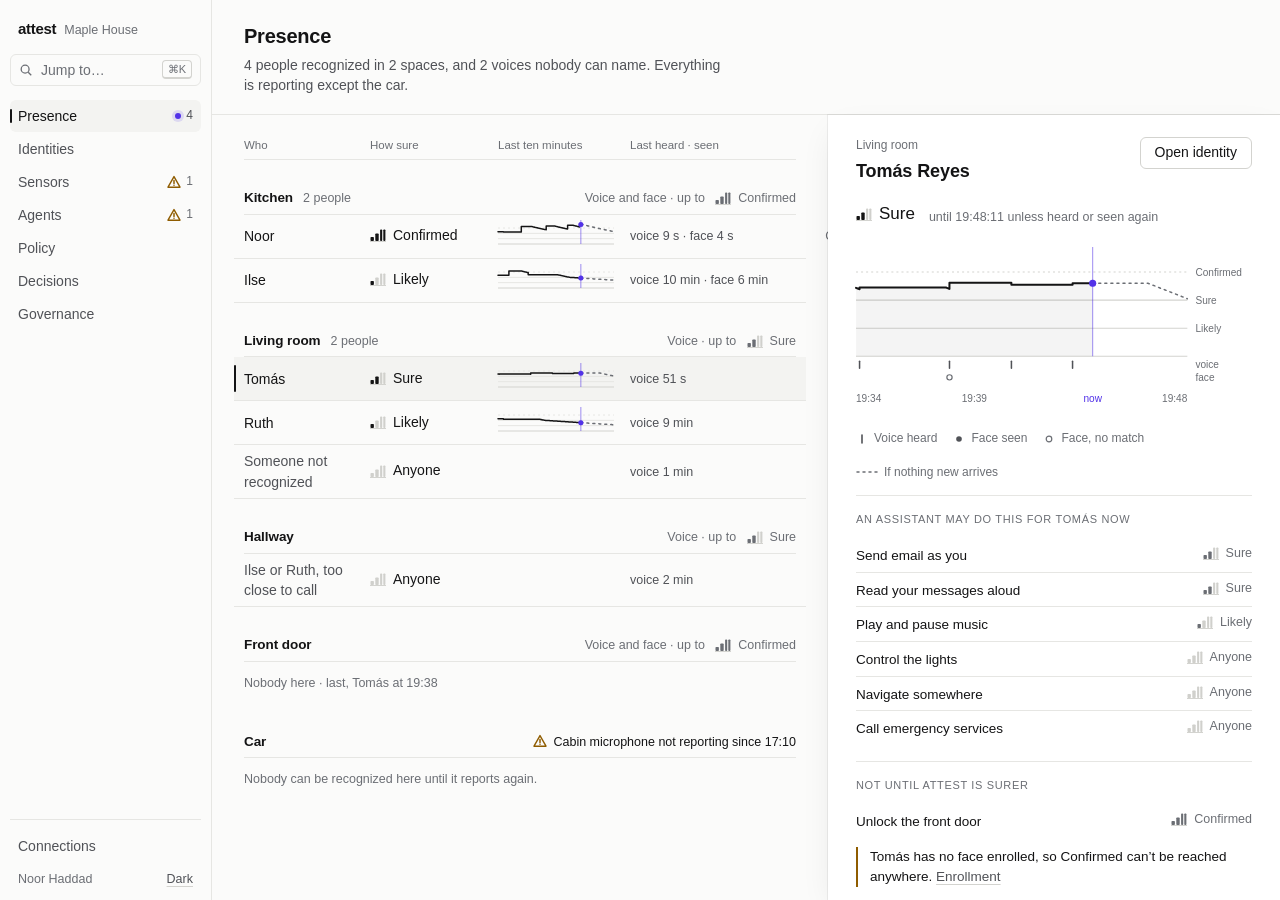
<file: docs/design/console/mockup.html>
<!doctype html>
<html lang="en">
<head>
<meta charset="utf-8">
<meta name="viewport" content="width=device-width, initial-scale=1, viewport-fit=cover">
<title>attest · Maple House</title>
<style>
:root {
  color-scheme: light;
  --bg: #fbfbfa; --pane: #ffffff; --sunk: #f3f3f1;
  --ink: #141415; --ink-2: #505257; --ink-3: #6b6e74;
  --rule: #e6e6e3; --rule-2: #d3d3cf; --faint: #d0d0cc;
  --live: #5232e8; --live-soft: rgba(82,50,232,.14);
  --ok: #17763a; --no: #c0352b; --warn: #8f5c00;
  --shadow: 0 0 0 1px rgba(0,0,0,.06), 0 12px 32px -8px rgba(0,0,0,.10);
  --sans: ui-sans-serif, -apple-system, BlinkMacSystemFont, "Inter", "Segoe UI", Roboto, "Helvetica Neue", Arial, sans-serif;
  --mono: ui-monospace, "SF Mono", "JetBrains Mono", Menlo, Consolas, monospace;
  --rail: 212px; --detail: 452px;
}
:root[data-theme="dark"] {
  color-scheme: dark;
  --bg: #0c0c0d; --pane: #161618; --sunk: #121214;
  --ink: #ededee; --ink-2: #a8aab0; --ink-3: #8a8d94;
  --rule: #232326; --rule-2: #313136; --faint: #3a3a40;
  --live: #a08fff; --live-soft: rgba(160,143,255,.18);
  --ok: #4fc27c; --no: #ff7d70; --warn: #e3aa45;
  --shadow: 0 0 0 1px rgba(255,255,255,.06), 0 16px 40px -8px rgba(0,0,0,.6);
}
* { box-sizing: border-box; }
html, body { margin: 0; height: 100%; }
body { background: var(--bg); color: var(--ink); font: 400 14px/1.45 var(--sans); font-feature-settings: "tnum" 1, "cv11" 1; -webkit-font-smoothing: antialiased; }
.num, time, td.n { font-variant-numeric: tabular-nums; }
code, .mono { font-family: var(--mono); font-size: 12px; color: var(--ink-2); }
a { color: inherit; }
h1, h2, h3, p { margin: 0; }
h1 { font-size: 20px; font-weight: 600; letter-spacing: -.012em; }
h2 { font-size: 15px; font-weight: 600; letter-spacing: -.005em; }
h3 { font-size: 11px; font-weight: 500; letter-spacing: .06em; text-transform: uppercase; color: var(--ink-3); }
.lede { color: var(--ink-2); margin-top: 4px; max-width: 62ch; }
.sub { color: var(--ink-2); }
.dim { color: var(--ink-3); }
.small { font-size: 12.5px; }
:focus-visible { outline: 2px solid var(--ink); outline-offset: 2px; border-radius: 3px; }
button { font: inherit; color: inherit; }
.sr { position: absolute; width: 1px; height: 1px; overflow: hidden; clip: rect(0 0 0 0); white-space: nowrap; }

/* ---------- Shell ---------- */
.shell { display: grid; grid-template-columns: var(--rail) 1fr; height: 100vh; }
.rail { border-right: 1px solid var(--rule); display: flex; flex-direction: column; padding: 14px 10px 12px; gap: 14px; overflow: auto; }
.brand { display: flex; align-items: baseline; gap: 8px; padding: 4px 8px 0; }
.brand b { font-weight: 600; font-size: 15px; letter-spacing: -.02em; }
.brand span { color: var(--ink-3); font-size: 12.5px; }
.jump { display: flex; align-items: center; gap: 8px; width: 100%; height: 32px; padding: 0 8px; border: 1px solid var(--rule); background: transparent; border-radius: 6px; color: var(--ink-3); cursor: pointer; text-align: left; }
.jump kbd { margin-left: auto; }
kbd { font: 500 11px var(--sans); color: var(--ink-3); border: 1px solid var(--rule-2); border-bottom-width: 2px; border-radius: 4px; padding: 0 5px; min-width: 18px; text-align: center; display: inline-block; line-height: 16px; }
.nav { list-style: none; margin: 0; padding: 0; display: grid; gap: 1px; }
.nav a { display: flex; align-items: center; gap: 10px; height: 32px; padding: 0 8px; border-radius: 6px; text-decoration: none; color: var(--ink-2); }
.nav a:hover { background: var(--sunk); color: var(--ink); }
.nav a[aria-current="page"] { color: var(--ink); background: var(--sunk); font-weight: 500; }
.nav a[aria-current="page"]::before { content: ""; width: 2px; height: 14px; background: var(--ink); border-radius: 2px; margin-left: -8px; margin-right: -4px; }
.nav .tail { margin-left: auto; font-size: 12px; color: var(--ink-3); display: inline-flex; align-items: center; gap: 5px; }
.nav .tail.live { color: var(--ink-2); }
.rail-foot { margin-top: auto; display: grid; gap: 2px; border-top: 1px solid var(--rule); padding-top: 10px; }
.me { display: flex; justify-content: space-between; align-items: center; padding: 6px 8px 0; font-size: 12.5px; color: var(--ink-3); }
.linkbtn { background: none; border: 0; padding: 0; cursor: pointer; color: var(--ink-2); text-decoration: underline; text-decoration-color: var(--rule-2); text-underline-offset: 3px; }
.linkbtn:hover, a.x:hover { color: var(--ink); text-decoration-color: currentColor; }
a.x { color: var(--ink-2); text-decoration: underline; text-decoration-color: var(--rule-2); text-underline-offset: 3px; }

.main { display: flex; flex-direction: column; min-width: 0; height: 100vh; }
.ph { display: flex; align-items: flex-end; justify-content: space-between; gap: 24px; padding: 22px 32px 18px; border-bottom: 1px solid var(--rule); }
.ph-act { display: flex; gap: 10px; align-items: center; flex-shrink: 0; }
.md { flex: 1; display: grid; grid-template-columns: minmax(0,1fr) var(--detail); min-height: 0; }
.md.solo { grid-template-columns: minmax(0,1fr); }
.master { overflow: auto; padding: 8px 32px 48px; min-width: 0; }
.detail { overflow: auto; background: var(--pane); box-shadow: var(--shadow); padding: 22px 28px 48px; position: relative; z-index: 1; }
.back { display: none; }
.empty-detail { color: var(--ink-3); padding-top: 40vh; text-align: center; }

/* buttons */
.btn { height: 32px; padding: 0 14px; border-radius: 6px; border: 1px solid var(--rule-2); background: transparent; cursor: pointer; font-weight: 500; display: inline-flex; align-items: center; gap: 8px; text-decoration: none; white-space: nowrap; }
.btn:hover { border-color: var(--ink-3); }
.btn.primary { background: var(--ink); color: var(--bg); border-color: var(--ink); }
.btn.primary:hover { opacity: .9; }
.btn.primary[disabled] { background: transparent; color: var(--ink-3); border-color: var(--rule-2); cursor: default; opacity: 1; }
.btn.danger { color: var(--no); border-color: currentColor; }
.btn.quiet { border-color: transparent; color: var(--ink-2); padding: 0 8px; }

/* ---------- Glyphs ---------- */
.lv { display: inline-flex; align-items: center; gap: 7px; white-space: nowrap; }
.ladder { flex: none; overflow: visible; }
.ladder .r { stroke: var(--rule-2); stroke-width: 1; }
.ladder .g { fill: var(--faint); }
.ladder .g.on { fill: currentColor; }
.oc { display: inline-flex; align-items: center; gap: 6px; white-space: nowrap; color: var(--ink-2); }
.oc svg { flex: none; }
.oc.ok svg { color: var(--ok); } .oc.no svg { color: var(--no); } .oc.warn svg { color: var(--warn); }
.att { display: inline-flex; gap: 6px; align-items: baseline; color: var(--ink); }
.att svg { color: var(--warn); flex: none; position: relative; top: 2px; }
.dotlive { width: 6px; height: 6px; border-radius: 50%; background: var(--live); display: inline-block; box-shadow: 0 0 0 3px var(--live-soft); }

/* ---------- Lists ---------- */
.group { margin-top: 18px; }
.ghead { display: flex; align-items: baseline; gap: 10px; padding: 10px 0 6px; border-bottom: 1px solid var(--rule); }
.ghead h2 { font-size: 13.5px; }
.ghead .meta { color: var(--ink-3); font-size: 12.5px; }
.ghead .meta.end { margin-left: auto; }
.row { display: grid; align-items: center; gap: 16px; min-height: 44px; padding: 6px 10px; margin: 0 -10px; border-bottom: 1px solid var(--rule); text-decoration: none; color: inherit; border-radius: 0; position: relative; }
a.row:hover { background: var(--sunk); }
a.row[aria-current="true"] { background: var(--sunk); }
a.row[aria-current="true"]::before { content: ""; position: absolute; left: 0; top: 8px; bottom: 8px; width: 2px; background: var(--ink); border-radius: 2px; }
.row .name { font-weight: 500; }
.row .end { justify-self: end; text-align: right; }
.colhead { display: grid; gap: 16px; padding: 14px 0 6px; font-size: 11.5px; color: var(--ink-3); border-bottom: 1px solid var(--rule); }
.r-pres { grid-template-columns: minmax(110px,1fr) 112px 116px minmax(170px,200px) 128px; }
.r-dec { grid-template-columns: 64px 86px minmax(0,1fr) 104px; }
.r-id { grid-template-columns: minmax(140px,1fr) 100px 92px 92px 96px 90px; }
.r-sen { grid-template-columns: minmax(150px,1fr) 64px minmax(110px,150px) 128px 92px; }
.r-ag { grid-template-columns: minmax(140px,1fr) 160px 100px 190px; }
.r-gov { grid-template-columns: minmax(0,1fr) auto; }
.who-not { color: var(--ink-2); font-weight: 400 !important; }
.fresh { color: var(--ink-2); font-size: 12.5px; white-space: nowrap; overflow: hidden; text-overflow: ellipsis; }
.until { color: var(--ink-3); font-size: 12.5px; white-space: nowrap; }
.note { color: var(--ink-3); font-size: 12.5px; padding: 12px 0; }
.mod { display: inline-flex; align-items: center; gap: 6px; color: var(--ink-2); font-size: 12.5px; }
.mod.off { color: var(--ink-3); }

/* ---------- Detail anatomy ---------- */
.dh { display: flex; justify-content: space-between; align-items: flex-start; gap: 16px; padding-bottom: 16px; }
.dh .kicker { font-size: 12px; color: var(--ink-3); margin-bottom: 4px; }
.sec { padding: 16px 0; border-top: 1px solid var(--rule); }
.sec > h3 { margin-bottom: 10px; }
.kv { display: grid; grid-template-columns: 128px 1fr; gap: 7px 14px; font-size: 13.5px; }
.kv dt { color: var(--ink-3); }
.kv dd { margin: 0; }
.lines { list-style: none; margin: 0; padding: 0; }
.lines li { display: flex; flex-wrap: wrap; gap: 4px 10px; align-items: baseline; padding: 6px 0; border-bottom: 1px solid var(--rule); font-size: 13.5px; }
.lines li:last-child { border-bottom: 0; }
.lines .rt { margin-left: auto; color: var(--ink-3); font-size: 12.5px; white-space: nowrap; text-align: right; }
.consequence { margin-top: 10px; padding-left: 12px; border-left: 2px solid var(--warn); font-size: 13.5px; }
.consequence.plain { border-left-color: var(--rule-2); color: var(--ink-2); }

/* ---------- Belief trace ---------- */
.trace { display: block; overflow: visible; }
.trace.big { width: 100%; height: auto; max-width: 560px; }
h1:focus, .detail:focus { outline: none; }
.trace .th { stroke: var(--rule-2); stroke-width: 1; }
.trace .th.d { stroke-dasharray: 2 3; }
.trace .tl { fill: var(--ink-3); font: 500 10px var(--sans); }
.trace .ax { fill: var(--ink-3); font: 400 10px var(--sans); }
.trace .past { fill: none; stroke: var(--ink); stroke-width: 2; stroke-linejoin: round; stroke-linecap: round; }
.trace .fut { fill: none; stroke: var(--ink-3); stroke-width: 1.5; stroke-dasharray: 2 4; stroke-linecap: round; }
.trace .area { fill: var(--ink); opacity: .045; }
.trace .base { stroke: var(--rule-2); }
.trace .nowl { stroke: var(--live); stroke-width: 1; opacity: .55; }
.trace .head { fill: var(--live); }
.trace .halo { fill: var(--live); opacity: .25; transform-box: fill-box; transform-origin: center; animation: halo 2.4s ease-out infinite; }
.trace .tk-v { stroke: var(--ink-2); stroke-width: 1.5; stroke-linecap: round; }
.trace .tk-f { fill: var(--ink-2); }
.trace .tk-x { fill: none; stroke: var(--ink-3); stroke-width: 1.2; }
.trace .hov { stroke: var(--ink-3); stroke-width: 1; }
.mini .th { stroke: var(--rule); }
.mini .past { stroke-width: 1.5; }
@keyframes halo { from { transform: scale(1); opacity: .35; } to { transform: scale(3); opacity: 0; } }
@media (prefers-reduced-motion: reduce) { .trace .halo { animation: none; display: none; } }
.still .trace .halo { animation: none; display: none; }
.legend { display: flex; gap: 16px; flex-wrap: wrap; margin-top: 8px; font-size: 12px; color: var(--ink-3); }
.legend span { display: inline-flex; align-items: center; gap: 6px; }
.readout { font-size: 12.5px; color: var(--ink-2); min-height: 18px; margin-top: 2px; }
.bigstate { display: flex; align-items: baseline; gap: 14px; margin: 2px 0 14px; flex-wrap: wrap; }
.bigstate .lv { font-size: 17px; font-weight: 500; }

/* ---------- Decision record ---------- */
.sentence { font-size: 17px; line-height: 1.4; font-weight: 500; letter-spacing: -.008em; margin: 6px 0 4px; }
.chain { list-style: none; margin: 14px 0 0; padding: 0; counter-reset: c; }
.chain li { display: grid; grid-template-columns: 22px 78px 1fr; gap: 10px; padding: 9px 0; position: relative; font-size: 13.5px; }
.chain li::before { content: ""; position: absolute; left: 10.5px; top: 28px; bottom: -9px; width: 1px; background: var(--rule-2); }
.chain li:last-child::before { display: none; }
.chain .st { width: 22px; height: 20px; display: grid; place-items: center; background: var(--pane); position: relative; z-index: 1; }
.chain .k { color: var(--ink-3); font-size: 12.5px; padding-top: 1px; }
.chain .v b { font-weight: 500; }
.chain .v .sub { display: block; font-size: 12.5px; margin-top: 1px; }
.chain li.fail .v b { color: var(--ink); }
.chain li.skip .v { color: var(--ink-3); }
details.numbers { margin-top: 14px; border-top: 1px solid var(--rule); }
details.numbers summary { cursor: pointer; padding: 12px 0 6px; color: var(--ink-2); font-size: 13px; list-style: none; display: flex; gap: 8px; align-items: center; }
details.numbers summary::-webkit-details-marker { display: none; }
details.numbers summary::before { content: "›"; display: inline-block; transition: transform .15s; color: var(--ink-3); }
details.numbers[open] summary::before { transform: rotate(90deg); }
table.raw { width: 100%; border-collapse: collapse; font: 12px var(--mono); color: var(--ink-2); margin-top: 6px; }
table.raw th { text-align: left; font: 500 11px var(--sans); color: var(--ink-3); padding: 4px 8px 4px 0; border-bottom: 1px solid var(--rule); }
table.raw td { white-space: nowrap; padding: 5px 8px 5px 0; border-bottom: 1px solid var(--rule); font-variant-numeric: tabular-nums; }
.reasons { margin: 10px 0 0; padding: 0; list-style: none; font: 12px/1.7 var(--mono); color: var(--ink-2); }
.reasons li::before { content: "· "; color: var(--ink-3); }
.reasons li.f { color: var(--no); }

.filters { display: flex; align-items: center; gap: 4px 18px; flex-wrap: wrap; padding: 12px 0 4px; font-size: 13px; color: var(--ink-3); }
.filters label { display: inline-flex; align-items: center; gap: 6px; }
.filters select, .sel { font: inherit; color: var(--ink); background: transparent; border: 0; border-bottom: 1px solid var(--rule-2); padding: 3px 18px 3px 0; appearance: none; -webkit-appearance: none; cursor: pointer; background-image: linear-gradient(45deg, transparent 50%, var(--ink-3) 50%), linear-gradient(135deg, var(--ink-3) 50%, transparent 50%); background-size: 4px 4px; background-position: calc(100% - 7px) 55%, calc(100% - 3px) 55%; background-repeat: no-repeat; }
.filters select option, .sel option { background: var(--pane); color: var(--ink); }
.filters .count { margin-left: auto; }

/* ---------- Policy matrix ---------- */
.impact { padding: 12px 32px; border-bottom: 1px solid var(--rule); display: grid; gap: 6px; font-size: 13.5px; }
.impact.idle { color: var(--ink-3); }
.impact .chg { display: flex; gap: 10px; align-items: baseline; }
.impact .chg .tag { font-size: 11px; font-weight: 500; letter-spacing: .05em; text-transform: uppercase; color: var(--ink-3); flex: none; width: 66px; }
table.mx { width: 100%; border-collapse: collapse; margin-top: 8px; }
table.mx th { font-size: 11.5px; font-weight: 400; color: var(--ink-3); text-align: left; padding: 12px 8px 7px; border-bottom: 1px solid var(--rule); white-space: nowrap; vertical-align: bottom; }
table.mx th.role { text-align: center; width: 84px; }
table.mx th.role span { display: block; font-size: 11px; }
table.mx th.role b { display: block; color: var(--ink); font-weight: 500; font-size: 12.5px; }
table.mx td { border-bottom: 1px solid var(--rule); padding: 0 8px; height: 46px; }
table.mx tr.cur td { background: var(--sunk); }
table.mx tr.cur td:first-child { box-shadow: inset 2px 0 0 var(--ink); }
table.mx td.act a { text-decoration: none; display: block; padding: 6px 0; }
table.mx td.act a b { font-weight: 500; display: block; white-space: nowrap; }
table.mx th.needh { width: 150px; } table.mx th.wh { width: 168px; }
table.mx td.act code { font-size: 11px; color: var(--ink-3); }
table.mx td.cell { text-align: center; padding: 0; }
table.mx td.floor { color: var(--ink-3); font-size: 12.5px; text-align: center; }
table.mx tr.sec-row td { height: auto; padding: 18px 8px 6px; border-bottom: 1px solid var(--rule); }
.hold { width: 100%; height: 45px; border: 0; background: transparent; cursor: pointer; display: grid; place-items: center; border-radius: 0; }
.hold:hover { background: var(--sunk); }
.hold svg circle { stroke: var(--ink-2); }
.hold[aria-pressed="true"] svg circle { fill: var(--ink); stroke: var(--ink); }
.hold.changed { box-shadow: inset 0 -2px 0 var(--ink); }
.need { display: inline-flex; align-items: center; gap: 6px; height: 32px; padding: 0 8px; margin-left: -8px; border: 1px solid transparent; border-radius: 6px; background: transparent; cursor: pointer; }
.need:hover, .need[aria-expanded="true"] { border-color: var(--rule-2); }
.need .chev { color: var(--ink-3); margin-left: 2px; }
.need.changed { box-shadow: inset 0 -2px 0 var(--ink); border-radius: 6px 6px 0 0; }
.where { font-size: 12.5px; color: var(--ink-2); white-space: nowrap; }
.menu { position: absolute; z-index: 30; background: var(--pane); box-shadow: var(--shadow); border-radius: 8px; padding: 4px; width: 300px; }
.menu [role="option"] { display: grid; grid-template-columns: 18px 1fr; gap: 2px 10px; padding: 8px 10px; border-radius: 5px; cursor: pointer; align-items: center; }
.menu [role="option"] small { grid-column: 2; color: var(--ink-3); font-size: 12px; }
.menu [role="option"][aria-selected="true"] b::after { content: " · current"; font-weight: 400; color: var(--ink-3); }
.menu [role="option"].hi, .menu [role="option"]:hover { background: var(--sunk); }
.levels { display: grid; grid-template-columns: auto 1fr; gap: 10px 14px; font-size: 13.5px; align-items: center; }
.reach { display: grid; grid-template-columns: repeat(3, auto); gap: 6px 16px; }

/* ---------- Coverage map ---------- */
.cov { width: 100%; border-collapse: collapse; margin-top: 6px; }
.cov th { font-size: 11.5px; font-weight: 400; color: var(--ink-3); text-align: left; padding: 10px 12px 7px 0; border-bottom: 1px solid var(--rule); }
.cov td { padding: 0 12px 0 0; border-bottom: 1px solid var(--rule); height: 52px; vertical-align: middle; font-size: 13.5px; }
.cov td.sp { font-weight: 500; width: 140px; }
.cov td.m { width: 24%; }
.seg { display: block; height: 3px; border-radius: 2px; background: var(--ink); margin-bottom: 7px; width: 100%; max-width: 180px; }
.seg.gap { background: repeating-linear-gradient(90deg, var(--faint) 0 3px, transparent 3px 7px); }
.seg.off { background: repeating-linear-gradient(90deg, var(--warn) 0 6px, transparent 6px 9px); }
.cov .cap { color: var(--ink-2); font-size: 12.5px; }
.cov a { text-decoration: none; }
.cov a:hover { text-decoration: underline; }

/* ---------- Governance ---------- */
.keeps { display: grid; grid-template-columns: 1fr 1fr; gap: 28px; }
.keeps ul { list-style: none; margin: 8px 0 0; padding: 0; }
.keeps li { padding: 7px 0; border-bottom: 1px solid var(--rule); font-size: 13.5px; }
.keeps .dim { font-size: 12.5px; display: block; }

/* ---------- Overlays ---------- */
.scrim { position: fixed; inset: 0; background: rgba(10,10,12,.28); z-index: 40; display: none; }
:root[data-theme="dark"] .scrim { background: rgba(0,0,0,.55); }
.scrim.on { display: block; }
.palette { position: fixed; z-index: 50; left: 50%; top: 14vh; transform: translateX(-50%); width: min(560px, calc(100vw - 24px)); background: var(--pane); box-shadow: var(--shadow); border-radius: 10px; display: none; overflow: hidden; }
.palette.on { display: block; }
.palette input { width: 100%; height: 50px; border: 0; border-bottom: 1px solid var(--rule); background: transparent; padding: 0 18px; font: 15px var(--sans); color: var(--ink); outline: none; }
.palette ul { list-style: none; margin: 0; padding: 6px; max-height: 360px; overflow: auto; }
.palette li a { display: flex; gap: 12px; align-items: center; padding: 0 12px; height: 38px; border-radius: 6px; text-decoration: none; }
.palette li a .dom { margin-left: auto; color: var(--ink-3); font-size: 12px; }
.palette li a.hi { background: var(--sunk); }
.palette .foot { border-top: 1px solid var(--rule); padding: 8px 16px; font-size: 12px; color: var(--ink-3); display: flex; gap: 14px; }

.setup { position: fixed; inset: 0; z-index: 45; background: var(--bg); display: none; overflow: auto; }
.setup.on { display: block; }
.setup-in { max-width: 520px; margin: 0 auto; padding: 56px 24px 64px; }
.steps { display: grid; grid-template-columns: repeat(4, 1fr); gap: 6px; margin: 18px 0 34px; }
.steps span { height: 2px; background: var(--rule-2); border-radius: 2px; }
.steps span.on { background: var(--ink); }
.setup h1 { font-size: 24px; letter-spacing: -.02em; }
.setup .lede { margin-top: 8px; }
.choice { list-style: none; margin: 22px 0 0; padding: 0; border-top: 1px solid var(--rule); }
.choice label { display: flex; align-items: center; gap: 14px; min-height: 52px; border-bottom: 1px solid var(--rule); cursor: pointer; }
.choice input { accent-color: var(--ink); width: 16px; height: 16px; }
.choice .sub { margin-left: auto; font-size: 12.5px; }
.field { display: grid; gap: 6px; margin-top: 20px; font-size: 12.5px; color: var(--ink-3); }
.field input { height: 40px; font: 15px var(--sans); color: var(--ink); background: transparent; border: 0; border-bottom: 1px solid var(--rule-2); padding: 0; outline: none; }
.field input:focus { border-bottom-color: var(--ink); }
.setup-foot { display: flex; justify-content: space-between; align-items: center; margin-top: 34px; }

.tabbar { display: none; }
.sheet { display: none; }

/* ---------- Phone ---------- */
@media (max-width: 760px) {
  body { font-size: 15px; }
  .shell { grid-template-columns: 1fr; height: auto; min-height: 100vh; }
  .rail { display: none; }
  .main { height: auto; min-height: 100vh; padding-bottom: calc(64px + env(safe-area-inset-bottom)); }
  .ph { padding: 18px 18px 14px; align-items: flex-start; flex-direction: column; gap: 12px; position: relative; }
  .ph .ph-act { width: 100%; }
  .ph .ph-act .btn { height: 44px; flex: 1; justify-content: center; }
  .ph .mtop { position: absolute; right: 12px; top: 12px; display: flex; }
  .md { display: block; }
  .master { padding: 0 18px 32px; overflow: visible; }
  .detail { display: none; box-shadow: none; padding: 0 18px 40px; overflow: visible; background: var(--bg); }
  .md.has-detail .master, .md.has-detail ~ * { display: none; }
  .md.has-detail .detail { display: block; }
  .main.pushed .ph, .main.pushed .impact { display: none; }
  .back { display: flex; align-items: center; gap: 4px; height: 48px; margin: 0 -6px; color: var(--ink-2); text-decoration: none; position: sticky; top: 0; background: var(--bg); z-index: 2; border-bottom: 1px solid var(--rule); margin-bottom: 16px; }
  .row { min-height: 56px; padding: 8px 0; margin: 0; gap: 4px 12px; }
  a.row[aria-current="true"] { background: transparent; }
  a.row[aria-current="true"]::before { display: none; }
  .colhead { display: none; }
  .r-pres { grid-template-columns: 1fr auto; grid-template-areas: "n l" "f u"; }
  .r-pres { grid-template-areas: "n l" "f t"; } .r-pres .c-n { grid-area: n; } .r-pres .c-l { grid-area: l; justify-self: end; } .r-pres .c-t { grid-area: t; justify-self: end; } .r-pres .c-f { grid-area: f; } .r-pres .c-u { display: none; }
  .r-dec { grid-template-columns: 1fr auto; grid-template-areas: "s s" "o t"; }
  .r-dec .c-t { grid-area: t; justify-self: end; color: var(--ink-3); font-size: 12.5px; } .r-dec .c-o { grid-area: o; font-size: 13px; } .r-dec .c-s { grid-area: s; } .r-dec .c-sp { display: none; }
  .r-id, .r-sen, .r-ag { grid-template-columns: 1fr auto; }
  .r-id > :nth-child(n+3), .r-sen > :nth-child(n+3), .r-ag > :nth-child(n+3) { display: none; }
  .r-id > :nth-child(2), .r-ag > :nth-child(2) { justify-self: end; }
  .r-sen > :nth-child(2) { display: none; } .r-sen > :nth-child(4) { display: block; justify-self: end; font-size: 13px; }
  .ghead { padding-top: 18px; }
  .kv { grid-template-columns: 112px 1fr; }
  .lines li { flex-wrap: wrap; }
  .kv dd code { word-break: break-all; }
  .keeps { grid-template-columns: 1fr; gap: 8px; }
  .impact { padding: 12px 18px; }
  .chain li { grid-template-columns: 22px 1fr; gap: 2px 10px; }
  .chain .st { background: var(--bg); }
  .chain .k { grid-column: 2; padding: 0; }
  .chain .v { grid-column: 2; }
  /* matrix becomes stacked action blocks */
  table.mx, table.mx tbody, table.mx tr, table.mx td { display: block; width: 100%; }
  table.mx thead { display: none; }
  table.mx tr { display: grid; grid-template-columns: 1fr 1fr 1fr; border-bottom: 1px solid var(--rule); padding: 8px 0 12px; }
  table.mx tr.cur td { background: transparent; } table.mx tr.cur td:first-child { box-shadow: none; }
  table.mx td { border: 0; height: auto; padding: 0; }
  table.mx td.act { grid-column: 1 / -1; }
  table.mx td.needc { grid-column: 1 / -1; margin: 2px 0 6px; }
  table.mx td.cell { border: 1px solid var(--rule); margin-left: -1px; }
  table.mx td.cell:nth-of-type(3) { border-radius: 6px 0 0 6px; margin-left: 0; } table.mx td.cell:nth-of-type(5) { border-radius: 0 6px 6px 0; }
  .hold { height: 44px; grid-auto-flow: column; gap: 8px; font-size: 13px; color: var(--ink-2); }
  .hold::after { content: attr(data-role); }
  table.mx td.floor { grid-column: 1 / -1; text-align: left; }
  table.mx td.wh { grid-column: 1 / -1; margin-top: 8px; }
  table.mx tr.sec-row { display: block; padding: 18px 0 4px; }
  .need { height: 44px; }
  .cov td.sp { width: 96px; } .cov td.m { width: auto; } .cov th.capc, .cov td.capc { display: none; }
  .cov tr.gapnote td { height: auto; padding: 0 0 10px; color: var(--ink-3); font-size: 12.5px; border-bottom: 1px solid var(--rule); }
  .seg { max-width: none; }
  .tabbar { display: grid; grid-template-columns: repeat(5, 1fr); position: fixed; left: 0; right: 0; bottom: 0; z-index: 20; background: var(--pane); border-top: 1px solid var(--rule); padding-bottom: env(safe-area-inset-bottom); }
  .tabbar a, .tabbar button { height: 58px; display: grid; place-items: center; align-content: center; gap: 3px; font-size: 11px; color: var(--ink-3); text-decoration: none; background: none; border: 0; cursor: pointer; }
  .tabbar [aria-current="page"] { color: var(--ink); font-weight: 500; }
  .tabbar svg { stroke: currentColor; fill: none; stroke-width: 1.6; }
  .sheet.on { display: block; position: fixed; left: 0; right: 0; bottom: 0; z-index: 50; background: var(--pane); border-radius: 14px 14px 0 0; box-shadow: var(--shadow); padding: 8px 12px calc(16px + env(safe-area-inset-bottom)); }
  .sheet a, .sheet button.sheet-i { display: flex; align-items: center; height: 52px; padding: 0 10px; text-decoration: none; border-bottom: 1px solid var(--rule); width: 100%; background: none; border-left: 0; border-right: 0; border-top: 0; font-size: 15px; text-align: left; cursor: pointer; }
  .sheet a .tail { margin-left: auto; color: var(--ink-3); font-size: 13px; }
  .sheet .grab { width: 36px; height: 4px; border-radius: 2px; background: var(--rule-2); margin: 4px auto 8px; }
  .menu { left: 12px !important; right: 12px; width: auto; }
  .setup-in { padding-top: 28px; }
  .btn { height: 44px; }
  .filters { gap: 10px 16px; } .filters select, .sel { height: 44px; }
  details.numbers summary { min-height: 44px; }
  .lines li { min-height: 44px; align-items: center; }
  .lines a.x { min-height: 44px; display: inline-flex; align-items: center; }
  .linkbtn { min-height: 44px; }
  .ph .mtop .btn { height: 44px; }
}
@media (min-width: 761px) { .mtop { display: none !important; } .cov tr.gapnote { display: none; } }
</style>
</head>
<body>
<div class="shell">
  <aside class="rail" aria-label="Domains">
    <div class="brand"><b>attest</b><span>Maple House</span></div>
    <button class="jump" type="button" data-palette><svg width="14" height="14" viewBox="0 0 16 16" fill="none" stroke="currentColor" stroke-width="1.5" aria-hidden="true"><circle cx="7" cy="7" r="4.5"/><path d="M10.5 10.5 14 14"/></svg>Jump to…<kbd>⌘K</kbd></button>
    <nav aria-label="Domains"><ul class="nav" id="nav"></ul></nav>
    <div class="rail-foot">
      <ul class="nav" id="nav2"></ul>
      <div class="me"><span>Noor Haddad</span><button class="linkbtn" type="button" data-theme-toggle>Dark</button></div>
    </div>
  </aside>
  <main class="main" id="main"></main>
</div>
<nav class="tabbar" aria-label="Domains" id="tabbar"></nav>
<div class="sheet" id="sheet" role="dialog" aria-label="More domains"></div>
<div class="scrim" id="scrim"></div>
<div class="palette" id="palette" role="dialog" aria-label="Jump to">
  <input id="pq" type="text" placeholder="Jump to a person, sensor, action or domain…" aria-label="Jump to" autocomplete="off">
  <ul id="pl" role="listbox"></ul>
  <div class="foot"><span><kbd>↑</kbd> <kbd>↓</kbd> move</span><span><kbd>↵</kbd> open</span><span><kbd>esc</kbd> close</span><span style="margin-left:auto"><kbd>g</kbd> then <kbd>p</kbd> <kbd>i</kbd> <kbd>s</kbd> <kbd>a</kbd> <kbd>o</kbd> <kbd>d</kbd> <kbd>v</kbd></span></div>
</div>
<section class="setup" id="setup" aria-label="Set up attest"></section>

<script>
(() => {
const Q = new URLSearchParams(location.search);
const STILL = Q.has('still') || matchMedia('(prefers-reduced-motion: reduce)').matches;
const root = document.documentElement;
root.dataset.theme = Q.get('theme') || (matchMedia('(prefers-color-scheme: dark)').matches ? 'dark' : 'light');
if (STILL) document.body.classList.add('still');

/* ---------- Clock: "now" is 19:44:00, advancing live ---------- */
const BASE = 19*3600 + 44*60;
let tick = +(Q.get('t') || 0);
const clock = s => { s = Math.round(BASE + s); const h = Math.floor(s/3600)%24, m = Math.floor(s/60)%60, x = s%60; return `${String(h).padStart(2,'0')}:${String(m).padStart(2,'0')}:${String(x).padStart(2,'0')}`; };
const hm = s => clock(s).slice(0,5);
const short = s => { s = Math.round(s); return s < 60 ? `${s} s` : `${Math.floor(s/60)} min`; };
const ago = s => { s = Math.round(s); return s < 60 ? `${s} s ago` : s < 3600 ? `${Math.floor(s/60)} min ago` : `${Math.floor(s/3600)} h ago`; };
const esc = s => String(s).replace(/[&<>"]/g, c => ({'&':'&amp;','<':'&lt;','>':'&gt;','"':'&quot;'}[c]));

/* ---------- Levels ---------- */
const LV = ['Anyone','Likely','Sure','Confirmed'];
const LVD = ['Anyone, recognized or not', 'At least 80% sure, seen in the last 15 minutes', 'At least 95% sure, in the last 5 minutes', '99% sure and recognized two ways, in the last 2 minutes'];
const ENG = ['floor','presumed','confident','corroborated'];

/* ---------- Data ---------- */
const ROLES = [
  { id: 'resident', name: 'Resident' },
  { id: 'teen', name: 'Teen' },
  { id: 'guest', name: 'Guest' },
];
const SPACES = [
  { id: 'kitchen', name: 'Kitchen' },
  { id: 'living', name: 'Living room' },
  { id: 'hallway', name: 'Hallway' },
  { id: 'door', name: 'Front door' },
  { id: 'car', name: 'Car' },
];
const SENSORS = [
  { id: 'kitchen-display', name: 'Kitchen display', mod: 'voice', spaces: ['kitchen'], health: 'ok', last: 8, cal: 'voice-v1', calq: 'Good', calnote: 'Fitted on clean read speech. Good for adults in a quiet room; not yet checked for children.', knows: 4, adopted: '2 Oct', key: 'prd_kd_2f81' },
  { id: 'kitchen-camera', name: 'Kitchen camera', mod: 'face', spaces: ['kitchen'], health: 'ok', last: 3, cal: 'face-v2', calq: 'Good', calnote: 'Fitted on indoor light across 1,200 genuine and impostor pairs.', knows: 2, adopted: '2 Oct', key: 'prd_kc_a03e' },
  { id: 'living-speaker', name: 'Living room speaker', mod: 'voice', spaces: ['living'], health: 'ok', last: 50, cal: 'voice-v1', calq: 'Good', calnote: 'Fitted on clean read speech. Music playback lowers scores; attest cannot tell when that happens.', knows: 4, adopted: '2 Oct', key: 'prd_ls_77c0' },
  { id: 'hallway-panel', name: 'Hallway panel', mod: 'voice', spaces: ['hallway','door'], health: 'ok', last: 170, cal: 'voice-v1', calq: 'Good', calnote: 'Fitted on clean read speech. Covers the front door through the open hallway.', knows: 4, adopted: '4 Oct', key: 'prd_hp_19bd' },
  { id: 'door-camera', name: 'Front door camera', mod: 'face', spaces: ['door'], health: 'ok', last: 362, cal: 'face-v2', calq: 'Good', calnote: 'Fitted on indoor light. After dark it relies on the porch light.', knows: 2, adopted: '4 Oct', key: 'prd_dc_5e12' },
  { id: 'cabin-mic', name: 'Cabin microphone', mod: 'voice', spaces: ['car'], health: 'off', since: '17:10', last: 9240, cal: 'voice-v1', calq: 'Unverified', calnote: 'Fitted on clean read speech; road noise is outside the conditions it was fitted on.', knows: 3, adopted: '9 Oct', key: 'prd_cm_c4a9' },
  { id: 'study-speaker', name: 'Study speaker', mod: 'voice', spaces: [], health: 'new', found: 180, cal: 'voice-v1', calq: '—', calnote: 'Will use voice-v1 once adopted.', knows: 0, key: '—' },
];
const PEOPLE = [
  { id: 'noor', name: 'Noor Haddad', short: 'Noor', email: 'noor@maple.home', roles: ['resident'], admin: true, uuid: '7f3c1a9e-2b44-4d0e-9a51-c8e2f0b6d913', voice: { on: '2 Oct', via: 'enrollment page' }, face: { on: '2 Oct', via: 'Kitchen camera' }, space: 'kitchen',
    ev: [{t:-700,m:'voice',p:2.3},{t:-560,m:'voice',p:2.25},{t:-430,m:'face',p:3.3},{t:-250,m:'voice',p:3.4},{t:-95,m:'face',p:3.5},{t:-8,m:'voice',p:3.58},{t:-3,m:'face',p:3.66}] },
  { id: 'tomas', name: 'Tomás Reyes', short: 'Tomás', email: 'tomas@maple.home', roles: ['resident'], uuid: '1d9b6e20-77fa-4b1c-8f03-5a2e94c1d07b', voice: { on: '3 Oct', via: 'enrollment page' }, face: null, space: 'living',
    ev: [{t:-820,m:'voice',p:2.5},{t:-590,m:'voice',p:2.45},{t:-362,m:'voice',p:2.62,where:'Hallway panel'},{t:-362,m:'face',p:null,where:'Front door camera'},{t:-205,m:'voice',p:2.55},{t:-50,m:'voice',p:2.6}] },
  { id: 'ilse', name: 'Ilse Reyes', short: 'Ilse', email: 'ilse@maple.home', roles: ['teen'], uuid: 'b52e0c7d-9a13-4f66-b2d8-03c7e1f4a588', voice: { on: '3 Oct', via: 'enrollment page' }, face: { on: '5 Oct', via: 'Kitchen camera' }, space: 'kitchen',
    ev: [{t:-760,m:'face',p:3.1},{t:-600,m:'voice',p:2.4},{t:-520,m:'face',p:3.2},{t:-380,m:'face',p:2.5}] },
  { id: 'ruth', name: 'Ruth Haddad', short: 'Ruth', email: 'ruth.haddad@example.net', roles: ['guest'], uuid: 'e08a4f31-6c2d-4b97-a1e5-7d3f9b20c6e4', voice: { on: '8 Nov', via: 'enrollment page' }, face: null, space: 'living',
    ev: [{t:-800,m:'voice',p:2.4},{t:-640,m:'voice',p:2.3},{t:-560,m:'voice',p:2.2}] },
];
const OTHERS = [
  { id: 'u-31', space: 'living', kind: 'unknown', text: 'Someone not recognized', ev: 'voice', t: -70, why: 'A voice that matches nobody enrolled. Only things anyone may do are possible for them.' },
  { id: 'u-32', space: 'hallway', kind: 'contested', text: 'Ilse or Ruth, too close to call', ev: 'voice', t: -170, why: 'The voice is about as close to Ilse as to Ruth, so attest names nobody and treats them as anyone.' },
];
const AGENTS = [
  { id: 'home', name: 'Home assistant', client: 'home-assistant', servers: [
      { name: 'Home control', url: 'https://ha.maple.home/mcp', tools: [ ['lock.unlock','door.unlock'], ['lights.set','lights.control'], ['media.play','music.control'], ['media.pause','music.control'], ['garage.open', null] ] },
      { name: 'Mail and calendar', url: 'https://pim.maple.home/mcp', tools: [ ['mail.send','email.send'], ['calendar.list','calendar.read'], ['groceries.order','groceries.order'] ] } ],
    people: 4, last: '19:43 · music for Noor' },
  { id: 'car', name: 'Car assistant', client: 'car-assistant', servers: [
      { name: 'Car', url: 'https://car.maple.home/mcp', tools: [ ['messages.read','messages.read'], ['nav.route','navigate'], ['sos.call','emergency.call'] ] } ],
    people: 3, last: '17:01 · messages for Tomás' },
];
const ACTIONS = [
  { id: 'door.unlock', label: 'Unlock the front door', need: 3, roles: ['resident'] },
  { id: 'email.send', label: 'Send email as you', need: 2, roles: ['resident'] },
  { id: 'groceries.order', label: 'Order groceries', need: 2, roles: ['resident'] },
  { id: 'calendar.read', label: 'Read your calendar', need: 2, roles: ['resident','teen'] },
  { id: 'messages.read', label: 'Read your messages aloud', need: 2, roles: ['resident','teen'] },
  { id: 'music.control', label: 'Play and pause music', need: 1, roles: ['resident','teen','guest'] },
  { id: 'lights.control', label: 'Control the lights', need: 0, floor: true },
  { id: 'navigate', label: 'Navigate somewhere', need: 0, floor: true },
  { id: 'emergency.call', label: 'Call emergency services', need: 0, floor: true, locked: true },
];
// What each person has allowed, per agent (self-granted). Admin-made limits are in LIMITS.
const CONSENT = {
  noor:  { home: ['door.unlock','email.send','groceries.order','calendar.read','music.control'], car: ['messages.read'] },
  tomas: { home: ['email.send','music.control'], car: ['messages.read'] },
  ilse:  { home: ['calendar.read','music.control'], car: ['messages.read'] },
  ruth:  { home: ['music.control'], car: [] },
};
const LIMITS = [
  { person: 'tomas', agent: 'home', action: 'door.unlock', spaces: ['door'], until: '31 Dec', by: 'Noor' },
];
const DECISIONS = [
  { id: 'd-1943', t: -48, ok: true, agent: 'home', action: 'music.control', who: 'noor', space: 'kitchen', had: 3,
    s: 'Home assistant played music for Noor.',
    chain: [ ['ok','Subject','Words spoken in the Kitchen','track k-207, attributed by the Kitchen display'], ['ok','Evidence','Voice and face, both Noor','voice 8 s ago · face 3 s ago'], ['ok','Belief','Noor, Confirmed','needs Likely'], ['ok','Consent','Noor allowed Home assistant to play music',''], ['ok','Rule','Residents may play music when Likely','Policy · Play and pause music'] ],
    ev: [['19:43:04','Kitchen display','voice','noor','7.9','ilse −2.4','voice-v1'],['19:43:09','Kitchen camera','face','noor','8.6','ilse −3.1','face-v2']],
    reasons: ['agent home-assistant may request music.control','leading identity noor (0.9994), modalities 2','delegation self:noor/home covers music.control','role resident holds music.control','band presumed holds (0.9994 ≥ 0.80, age 3s ≤ 900s)'], valid: '19:58:09' },
  { id: 'd-1941', t: -175, ok: false, agent: 'home', action: 'email.send', who: null, space: 'hallway', had: 0, fail: 2,
    s: 'Home assistant did not send an email for someone in the Hallway.',
    chain: [ ['ok','Subject','Words spoken in the Hallway','track h-31, attributed by the Hallway panel'], ['ok','Evidence','Voice, close to Ilse and to Ruth',''], ['no','Belief','Too close to call, so treated as anyone','Ilse 46% · Ruth 41%'], ['skip','Consent','Not checked',''], ['skip','Rule','Send email needs Sure',''] ],
    ev: [['19:41:01','Hallway panel','voice','ilse','2.9','ruth 2.6','voice-v1']],
    reasons: ['agent home-assistant may request email.send','belief ambiguous: leader ilse 0.46, runner-up ruth 0.41, margin 0.05 < 0.20','no leading identity: only floor permissions apply'] },
  { id: 'd-1938', t: -358, ok: false, agent: 'home', action: 'door.unlock', who: 'tomas', space: 'door', had: 2, fail: 4,
    s: 'Home assistant did not unlock the front door for Tomás.',
    chain: [ ['ok','Subject','Words spoken at the Front door','track h-29, attributed by the Hallway panel'], ['ok','Evidence','Voice: Tomás. Face: no match','the Front door camera saw a face but knows no face for Tomás'], ['ok','Belief','Tomás, Sure, from voice alone',''], ['ok','Consent','Allowed, within Noor’s limit','Front door only, until 31 Dec'], ['no','Rule','Unlocking needs Confirmed: recognized two ways','Tomás has not enrolled his face, so this will keep being refused'] ],
    ev: [['19:37:55','Hallway panel','voice','tomas','4.8','noor −1.6','voice-v1'],['19:38:00','Hallway panel','voice','tomas','5.4','noor −2.1','voice-v1'],['19:37:58','Front door camera','face','—','no match','—','face-v2']],
    reasons: ['agent home-assistant may request door.unlock','leading identity tomas (0.9781), modalities 1','delegation admin:noor/d-19 covers door.unlock (zone front-door, until 2026-12-31)','role resident holds door.unlock','band corroborated: confidence 0.9781 < 0.99','band corroborated: modalities 1 < min 2'] },
  { id: 'd-1931', t: -778, ok: true, agent: 'home', action: 'calendar.read', who: 'ilse', space: 'kitchen', had: 2,
    s: 'Home assistant read Ilse’s calendar to her.',
    chain: [ ['ok','Subject','Words spoken in the Kitchen',''], ['ok','Evidence','Voice: Ilse',''], ['ok','Belief','Ilse, Sure','needs Sure'], ['ok','Consent','Ilse allowed Home assistant to read her calendar',''], ['ok','Rule','Residents and teens may read calendars when Sure',''] ],
    ev: [['19:30:51','Kitchen display','voice','ilse','6.1','ruth −0.8','voice-v1']],
    reasons: ['agent home-assistant may request calendar.read','leading identity ilse (0.9772), modalities 1','delegation self:ilse/home covers calendar.read','role teen holds calendar.read','band confident holds (0.9772 ≥ 0.95, age 9s ≤ 300s)'] },
  { id: 'd-1926', t: -1090, ok: false, agent: 'home', action: 'calendar.read', who: 'tomas', space: 'living', had: 2, fail: 3,
    s: 'Home assistant did not read Tomás’s calendar to him.',
    chain: [ ['ok','Subject','Words spoken in the Living room',''], ['ok','Evidence','Voice: Tomás',''], ['ok','Belief','Tomás, Sure',''], ['no','Consent','Tomás hasn’t allowed Home assistant to read his calendar','only he can change this, on his enrollment page'], ['skip','Rule','Not checked',''] ],
    ev: [['19:25:47','Living room speaker','voice','tomas','6.4','ruth −1.2','voice-v1']],
    reasons: ['agent home-assistant may request calendar.read','leading identity tomas (0.9828), modalities 1','no delegation covers (tomas, home-assistant, calendar.read)'] },
  { id: 'd-1924', t: -1210, ok: false, agent: 'home', action: 'email.send', who: null, space: 'living', had: 0, fail: 2,
    s: 'Home assistant did not send an email for someone not recognized.',
    chain: [ ['ok','Subject','Words spoken in the Living room',''], ['ok','Evidence','Voice, matching nobody enrolled',''], ['no','Belief','Not recognized, so treated as anyone',''], ['skip','Consent','Not checked',''], ['skip','Rule','Send email needs Sure',''] ],
    ev: [['19:23:48','Living room speaker','voice','—','no match','—','voice-v1']],
    reasons: ['agent home-assistant may request email.send','belief unknown: no candidate outweighs unknown mass (0.71)','no leading identity: only floor permissions apply'] },
  { id: 'd-1920', t: -1440, ok: true, agent: 'home', action: 'lights.control', who: null, space: 'living', had: 0,
    s: 'Home assistant turned on the living room lights.',
    chain: [ ['ok','Subject','Words spoken in the Living room',''], ['skip','Evidence','Not needed',''], ['skip','Belief','Not needed',''], ['skip','Consent','Not needed',''], ['ok','Rule','Anyone may control the lights',''] ],
    ev: [], reasons: ['agent home-assistant may request lights.control','lights.control is a floor permission'] },
  { id: 'd-1812', t: -5520, ok: true, agent: 'home', action: 'door.unlock', who: 'noor', space: 'door', had: 3,
    s: 'Home assistant unlocked the front door for Noor.',
    chain: [ ['ok','Subject','Words spoken at the Front door',''], ['ok','Evidence','Voice and face, both Noor','associated by the Front door camera'], ['ok','Belief','Noor, Confirmed','needs Confirmed'], ['ok','Consent','Noor allowed Home assistant to unlock the door',''], ['ok','Rule','Residents may unlock when Confirmed',''] ],
    ev: [['18:11:58','Hallway panel','voice','noor','6.7','ilse −1.9','voice-v1'],['18:12:01','Front door camera','face','noor','8.2','tomas −4.0','face-v2']],
    reasons: ['leading identity noor (0.9996), modalities 2','delegation self:noor/home covers door.unlock','role resident holds door.unlock','band corroborated holds (0.9996 ≥ 0.99, age 1s ≤ 120s, modalities 2 ≥ 2)'] },
  { id: 'd-1702', t: -9780, ok: true, agent: 'car', action: 'messages.read', who: 'tomas', space: 'car', had: 2,
    s: 'Car assistant read Tomás’s messages aloud to him.',
    chain: [ ['ok','Subject','Words spoken in the Car',''], ['ok','Evidence','Voice: Tomás',''], ['ok','Belief','Tomás, Sure',''], ['ok','Consent','Tomás allowed Car assistant to read messages',''], ['ok','Rule','Residents and teens may, when Sure',''] ],
    ev: [['17:01:40','Cabin microphone','voice','tomas','5.9','—','voice-v1']], reasons: ['band confident holds (0.9731 ≥ 0.95)'] },
  { id: 'd-1640', t: -11040, ok: false, agent: 'home', action: 'door.unlock', who: 'ruth', space: 'door', had: 2, fail: 4,
    s: 'Home assistant did not unlock the front door for Ruth.',
    chain: [ ['ok','Subject','Words spoken at the Front door',''], ['ok','Evidence','Voice: Ruth',''], ['ok','Belief','Ruth, Sure',''], ['ok','Consent','Not needed: refused by role first',''], ['no','Rule','Guests may not unlock the front door','Ruth’s role in Keycloak is Guest'] ],
    ev: [['16:39:55','Hallway panel','voice','ruth','5.2','ilse −0.9','voice-v1']], reasons: ['leading identity ruth (0.9702)','role guest does not hold door.unlock'] },
];
const AUDIT = [
  ['3 Nov 21:14','Noor','Send email as you now needs Sure (was Likely)'],
  ['2 Nov 18:30','Noor','Forgot Sam Okafor'],
  ['24 Oct 09:02','Noor','Limited Tomás’s door unlock to the Front door, until 31 Dec'],
  ['9 Oct 12:40','Noor','Adopted Cabin microphone in Car'],
  ['4 Oct 17:11','Noor','Adopted Hallway panel and Front door camera'],
  ['2 Oct 20:05','Noor','Connected Keycloak at id.maple.home'],
];
const CONSENT_LOG = [
  ['8 Nov 15:20','Ruth','allowed Home assistant to play and pause music'],
  ['19 Oct 08:41','Ilse','allowed Car assistant to read her messages aloud'],
  ['12 Oct 22:03','Tomás','stopped allowing Home assistant to read his calendar'],
  ['3 Oct 19:12','Tomás','allowed Home assistant to send email and play music'],
  ['2 Oct 20:20','Noor','allowed Home assistant to do five things'],
];

// A deterministic feed of future evidence, so the live view steps up as well as decays.
const FEED = { noor: [['voice', 47, 3.55, 9], ['face', 61, 3.65, 23]], tomas: [['voice', 95, 2.6, 40]], ilse: [['face', 170, 2.5, 120], ['voice', 230, 2.45, 200]] };
for (const [id, streams] of Object.entries(FEED)) { const p = PEOPLE.find(x => x.id === id); for (const [m, every, pos, first] of streams) for (let t = first; t < 3600; t += every + (t % 7)) p.ev.push({ t, m, p: pos - ((t / every) % 3) * 0.04 }); p.ev.sort((a, b) => a.t - b.t); }
const P = id => PEOPLE.find(p => p.id === id);
const S = id => SPACES.find(s => s.id === id);
const A = id => ACTIONS.find(a => a.id === id);
const AG = id => AGENTS.find(a => a.id === id);

/* ---------- Shared logic: belief, reach ---------- */
// age -> highest position the evidence can still support. Crosses 3 at 120 s, 2 at 300 s, 1 at 900 s; gone at 1200 s.
function agePos(a) { const k = [[0,3.75],[120,3],[300,2],[900,1],[1200,0]]; if (a <= 0) return 3.75; for (let i=1;i<k.length;i++) if (a <= k[i][0]) { const [a0,p0]=k[i-1],[a1,p1]=k[i]; return p0 + (p1-p0)*(a-a0)/(a1-a0); } return 0; }
function vAt(ev, t, known = Infinity) { let last = null; const h = Math.min(t, known); for (const e of ev) if (e.p != null && e.t <= h) last = e; if (!last) return 0; return Math.max(0, Math.min(last.p, agePos(t - last.t))); }
const lvOf = v => v >= 3 ? 3 : v >= 2 ? 2 : v >= 1 ? 1 : 0;
function untilOf(ev, now) { const l = lvOf(vAt(ev, now)); if (!l) return null; for (let s = 1; s < 1500; s++) if (lvOf(vAt(ev, now + s, now)) < l) return now + s; return null; }
function lastOf(ev, m, now) { let r = null; for (const e of ev) if (e.m === m && e.t <= now) r = e; return r; }
// Highest level a space can reach, from adopted, reporting sensors.
function spaceReach(sp, live = true) { const mods = new Set(SENSORS.filter(s => s.spaces.includes(sp) && (!live || s.health === 'ok')).map(s => s.mod)); return mods.size >= 2 ? 3 : mods.size === 1 ? 2 : 0; }
function personReach(p) { return p.voice && p.face ? 3 : (p.voice || p.face) ? 2 : 0; }
function hasRole(p, a) { return a.floor || (a.roles || []).some(r => p.roles.includes(r)); }
function allowed(p, a) { return a.floor || Object.values(CONSENT[p.id] || {}).some(l => l.includes(a.id)) || LIMITS.some(x => x.person === p.id && x.action === a.id); }
function spacesFor(a) { return SPACES.filter(s => spaceReach(s.id, false) >= a.need); }
function whoCan(a) { return PEOPLE.filter(p => hasRole(p, a) && allowed(p, a) && personReach(p) >= a.need); }

/* ---------- Components ---------- */
function ladder(l, size = 14) {
  const b = (x, y, w, on) => `<rect class="g${on ? ' on' : ''}" x="${x}" y="${y}" width="${w}" height="${13 - y}" rx="0.8"/>`;
  return `<svg class="ladder" width="${Math.round(size * 16 / 14)}" height="${size}" viewBox="0 0 16 14" aria-hidden="true">${b(0.5, 9, 3.4, l >= 1)}${b(5.3, 5.5, 3.4, l >= 2)}${b(10.1, 1.5, 2.1, l >= 3)}${b(13.3, 1.5, 2.1, l >= 3)}<path class="r" d="M0 13.5h16"/></svg>`;
}
const lvTag = (l, extra = '') => `<span class="lv" title="${LVD[l]}">${ladder(l)}<span>${LV[l]}${extra}</span></span>`;
const mark = k => k === 'ok'
  ? `<svg width="14" height="14" viewBox="0 0 14 14" aria-hidden="true"><circle cx="7" cy="7" r="6" fill="currentColor"/><path d="M4.3 7.2 6.1 9l3.6-3.8" fill="none" stroke="var(--pane)" stroke-width="1.6" stroke-linecap="round" stroke-linejoin="round"/></svg>`
  : k === 'no'
  ? `<svg width="14" height="14" viewBox="0 0 14 14" aria-hidden="true"><circle cx="7" cy="7" r="5.25" fill="none" stroke="currentColor" stroke-width="1.5"/><path d="M4.6 7h4.8" stroke="currentColor" stroke-width="1.6" stroke-linecap="round"/></svg>`
  : k === 'warn'
  ? `<svg width="14" height="14" viewBox="0 0 14 14" aria-hidden="true"><path d="M7 1.6 13 12.2H1z" fill="none" stroke="currentColor" stroke-width="1.4" stroke-linejoin="round"/><path d="M7 5.6v3M7 10.2v.1" stroke="currentColor" stroke-width="1.5" stroke-linecap="round"/></svg>`
  : `<svg width="14" height="14" viewBox="0 0 14 14" aria-hidden="true"><circle cx="7" cy="7" r="5" fill="none" stroke="var(--faint)" stroke-width="1.4" stroke-dasharray="2 2"/></svg>`;
const outcome = ok => `<span class="oc ${ok?'ok':'no'}">${mark(ok?'ok':'no')}${ok?'Allowed':'Refused'}</span>`;
const attn = text => `<span class="att">${mark('warn')}<span>${text}</span></span>`;
const modGlyph = (m, on = true) => m === 'voice'
  ? `<svg width="12" height="12" viewBox="0 0 12 12" aria-hidden="true"><path d="M6 2v8" stroke="currentColor" stroke-width="1.6" stroke-linecap="round" opacity="${on?1:.4}"/></svg>`
  : `<svg width="12" height="12" viewBox="0 0 12 12" aria-hidden="true"><circle cx="6" cy="6" r="2.6" ${on?'fill="currentColor"':'fill="none" stroke="currentColor" stroke-width="1.2" opacity=".55"'}/></svg>`;

// Belief trace: x from -600 s to +240 s, y in level-position space.
function trace(ev, { w = 520, h = 150, mini = false, now = 0, id = '' } = {}) {
  const padL = mini ? 0 : 0, padR = mini ? 0 : 64, padT = mini ? 2 : 10, padB = mini ? 6 : 46;
  const x0 = -600, x1 = 240, pw = w - padL - padR, ph = h - padT - padB, ymax = 3.75;
  const X = t => padL + (t - (now + x0)) / (x1 - x0) * pw;
  const Y = v => padT + ph - (v / ymax) * ph;
  let past = '', fut = '';
  for (let t = now + x0; t <= now; t += 5) past += `${past ? 'L' : 'M'}${X(t).toFixed(1)} ${Y(vAt(ev, t)).toFixed(1)}`;
  // vertical step at each arrival
  past = ''; let prev = null;
  const pts = [];
  for (let t = now + x0; t <= now; t += 4) pts.push(t);
  for (const e of ev) if (e.p != null && e.t > now + x0 && e.t <= now) { pts.push(e.t - 0.01, e.t); }
  const known = now;
  pts.push(now); pts.sort((a, b) => a - b);
  for (const t of pts) { const v = vAt(ev, t, known); past += `${past ? 'L' : 'M'}${X(t).toFixed(1)} ${Y(v).toFixed(1)}`; prev = v; }
  for (let t = now; t <= now + x1; t += 4) fut += `${fut ? 'L' : 'M'}${X(t).toFixed(1)} ${Y(vAt(ev, t, now)).toFixed(1)}`;
  const area = past + `L${X(now).toFixed(1)} ${Y(0)}L${X(now + x0).toFixed(1)} ${Y(0)}Z`;
  const vn = vAt(ev, now);
  let g = `<svg class="trace${mini ? ' mini' : ' big'}" width="${w}" height="${h}" viewBox="0 0 ${w} ${h}" role="img" aria-label="${mini ? '' : 'How sure attest is over the last ten minutes'}"${id ? ` id="${id}"` : ''}>`;
  [1, 2, 3].forEach(l => {
    g += `<line class="th${l === 3 ? ' d' : ''}" x1="${padL}" x2="${padL + pw}" y1="${Y(l)}" y2="${Y(l)}"/>`;
    if (!mini) g += `<text class="tl" x="${padL + pw + 8}" y="${Y(l) + 3.5}">${LV[l]}</text>`;
  });
  g += `<line class="base" x1="${padL}" x2="${padL + pw}" y1="${Y(0)}" y2="${Y(0)}"/>`;
  if (!mini) g += `<path class="area" d="${area}"/>`;
  g += `<path class="past" d="${past}"/><path class="fut" d="${fut}"/>`;
  g += `<line class="nowl" x1="${X(now)}" x2="${X(now)}" y1="${padT - 4}" y2="${Y(0)}"/>`;
  // modality ticks on the baseline
  for (const e of ev) { if (e.t < now + x0 || e.t > now) continue; const x = X(e.t), y = Y(0);
    if (mini) continue;
    if (e.m === 'voice') g += `<line class="tk-v" x1="${x}" x2="${x}" y1="${y + 5}" y2="${y + 12}"/>`;
    else g += e.p == null ? `<circle class="tk-x" cx="${x}" cy="${y + 21}" r="2.6"/>` : `<circle class="tk-f" cx="${x}" cy="${y + 21}" r="2.6"/>`;
  }
  if (!mini) {
    g += `<text class="tl" x="${padL + pw + 8}" y="${Y(0) + 12}">voice</text><text class="tl" x="${padL + pw + 8}" y="${Y(0) + 24.5}">face</text>`;
    g += `<text class="ax" x="${padL}" y="${h - 1}">${hm(now + x0)}</text><text class="ax" x="${X(now - 300)}" y="${h - 1}" text-anchor="middle">${hm(now - 300)}</text><text class="ax" x="${X(now)}" y="${h - 1}" text-anchor="middle" style="fill:var(--live)">now</text><text class="ax" x="${padL + pw}" y="${h - 1}" text-anchor="end">${hm(now + x1)}</text>`;
  }
  g += `<circle class="halo" cx="${X(now)}" cy="${Y(vn)}" r="${mini ? 2.5 : 3.5}"/><circle class="head" cx="${X(now)}" cy="${Y(vn)}" r="${mini ? 2.5 : 3.5}"/>`;
  if (!mini) g += `<line class="hov" x1="0" x2="0" y1="${padT}" y2="${Y(0)}" style="display:none"/>`;
  g += `</svg>`;
  return g;
}
function traceLegend() { return `<div class="legend"><span><svg width="12" height="12" viewBox="0 0 12 12"><path d="M6 2v8" stroke="var(--ink-2)" stroke-width="1.6" stroke-linecap="round"/></svg>Voice heard</span><span><svg width="12" height="12" viewBox="0 0 12 12"><circle cx="6" cy="6" r="2.8" fill="var(--ink-2)"/></svg>Face seen</span><span><svg width="12" height="12" viewBox="0 0 12 12"><circle cx="6" cy="6" r="2.8" fill="none" stroke="var(--ink-3)" stroke-width="1.2"/></svg>Face, no match</span><span><svg width="22" height="12" viewBox="0 0 22 12"><path d="M1 6h20" stroke="var(--ink-3)" stroke-width="1.5" stroke-dasharray="2 4" stroke-linecap="round"/></svg>If nothing new arrives</span></div>`; }

/* ---------- Routing ---------- */
const DOMAINS = [
  { id: 'presence', name: 'Presence', key: 'p' },
  { id: 'identities', name: 'Identities', key: 'i' },
  { id: 'sensors', name: 'Sensors', key: 's' },
  { id: 'agents', name: 'Agents', key: 'a' },
  { id: 'policy', name: 'Policy', key: 'o' },
  { id: 'decisions', name: 'Decisions', key: 'd' },
  { id: 'governance', name: 'Governance', key: 'v' },
];
const SECONDARY = [{ id: 'connections', name: 'Connections', key: 'c' }];
let route = { d: 'presence', id: null };
function parse() { const [d, id, x] = location.hash.slice(1).split('/'); return { d: d || 'presence', id: id || null, x: x || null }; }

function navHTML() {
  const presentN = PEOPLE.filter(p => lvOf(vAt(p.ev, tick)) > 0).length;
  const tails = {
    presence: `<span class="tail live"><span class="dotlive" aria-hidden="true"></span>${presentN}<span class="sr"> people present</span></span>`,
    sensors: `<span class="tail" title="1 sensor not reporting">${mark('warn').replace('<svg','<svg style="color:var(--warn)"')}1<span class="sr"> needs attention</span></span>`,
    agents: `<span class="tail" title="1 tool not mapped">${mark('warn').replace('<svg','<svg style="color:var(--warn)"')}1<span class="sr"> needs attention</span></span>`,
  };
  const li = d => `<li><a href="#${d.id}" ${route.d === d.id ? 'aria-current="page"' : ''}>${d.name}${tails[d.id] || ''}</a></li>`;
  document.getElementById('nav').innerHTML = DOMAINS.map(li).join('');
  document.getElementById('nav2').innerHTML = SECONDARY.map(li).join('');
  const ic = {
    presence: '<circle cx="10" cy="10" r="2.2"/><circle cx="10" cy="10" r="6.5"/>',
    identities: '<circle cx="10" cy="7.5" r="3"/><path d="M4 16.5c1.2-3 3.4-4.3 6-4.3s4.8 1.3 6 4.3"/>',
    decisions: '<path d="M4 5.5h12M4 10h12M4 14.5h7"/>',
    policy: '<path d="M4 4h12v12H4zM4 10h12M10 4v12"/>',
    more: '<circle cx="5" cy="10" r="1"/><circle cx="10" cy="10" r="1"/><circle cx="15" cy="10" r="1"/>',
  };
  const tb = ['presence','identities','decisions','policy'].map(id => `<a href="#${id}" ${route.d === id ? 'aria-current="page"' : ''}><svg width="20" height="20" viewBox="0 0 20 20" aria-hidden="true">${ic[id]}</svg>${DOMAINS.find(d => d.id === id).name}</a>`).join('');
  const inMore = ['sensors','agents','governance','connections'].includes(route.d);
  document.getElementById('tabbar').innerHTML = tb + `<button type="button" data-sheet ${inMore ? 'aria-current="page"' : ''} aria-haspopup="dialog"><svg width="20" height="20" viewBox="0 0 20 20" aria-hidden="true">${ic.more}</svg>${inMore ? DOMAINS.concat(SECONDARY).find(d => d.id === route.d).name : 'More'}</button>`;
  document.getElementById('sheet').innerHTML = `<div class="grab"></div>` + ['sensors','agents','governance','connections'].map(id => { const d = DOMAINS.concat(SECONDARY).find(x => x.id === id); return `<a href="#${id}">${d.name}<span class="tail">${id==='sensors'?'1 not reporting':id==='agents'?'1 tool to map':''}</span></a>`; }).join('') + `<button type="button" class="sheet-i" data-theme-toggle>${root.dataset.theme === 'dark' ? 'Light appearance' : 'Dark appearance'}</button>`;
  document.querySelectorAll('[data-theme-toggle]').forEach(b => { if (!b.classList.contains('sheet-i')) b.textContent = root.dataset.theme === 'dark' ? 'Light' : 'Dark'; });
}

function page({ title, lede, action = '', master, detail, solo = false, extra = '' }) {
  const hasDetail = !!route.id && !route.auto;
  return `<header class="ph"><div><h1 tabindex="-1" id="h1">${title}</h1><p class="lede">${lede}</p></div><div class="mtop"><button class="btn quiet" type="button" data-palette aria-label="Jump to">Jump</button></div>${action ? `<div class="ph-act">${action}</div>` : ''}</header>${extra}
  <div class="md${solo ? ' solo' : ''}${hasDetail ? ' has-detail' : ''}"><section class="master" aria-labelledby="h1">${master}</section>${solo ? '' : `<aside class="detail" aria-label="Detail" tabindex="-1">${route.id && !route.auto ? `<a class="back" href="#${route.d}"><svg width="18" height="18" viewBox="0 0 18 18" aria-hidden="true"><path d="M11 4 6 9l5 5" fill="none" stroke="currentColor" stroke-width="1.6" stroke-linecap="round" stroke-linejoin="round"/></svg>${DOMAINS.concat(SECONDARY).find(d => d.id === route.d).name}</a>` : ''}${detail}</aside>`}</div>`;
}

/* ---------- Presence ---------- */
function presenceRow(p) {
  const v = vAt(p.ev, tick), l = lvOf(v), u = untilOf(p.ev, tick);
  const lv = lastOf(p.ev, 'voice', tick), lf = lastOf(p.ev, 'face', tick);
  const fr = [lv && `voice ${short(tick - lv.t)}`, lf && lf.p != null && tick - lf.t < 900 && `face ${short(tick - lf.t)}`].filter(Boolean).join(' · ');
  return `<a class="row r-pres" href="#presence/${p.id}" ${route.id === p.id ? 'aria-current="true"' : ''} data-live="${p.id}">
    <span class="c-n name">${p.short}</span><span class="c-l">${lvTag(l)}</span><span class="c-t">${trace(p.ev, { w: 116, h: 28, mini: true, now: tick })}</span>
    <span class="c-f fresh">${fr}</span><span class="c-u until end">${u ? `${LV[l]} until ${hm(u)}` : ''}</span></a>`;
}
function vPresence() {
  const here = PEOPLE.filter(p => lvOf(vAt(p.ev, tick)) > 0);
  const groups = SPACES.map(sp => {
    const ppl = here.filter(p => p.space === sp.id), oth = OTHERS.filter(o => o.space === sp.id);
    const reach = spaceReach(sp.id), sensors = SENSORS.filter(s => s.spaces.includes(sp.id));
    const off = sensors.find(s => s.health === 'off');
    const meta = off ? attn(`${off.name} not reporting since ${off.since}`) : `<span class="lv">${[...new Set(sensors.map(s => s.mod))].map(m => m === 'voice' ? 'Voice' : 'face').join(' and ')} · up to&nbsp;${lvTag(reach)}</span>`;
    let rows = ppl.map(presenceRow).join('');
    rows += oth.map(o => `<a class="row r-pres" href="#presence/${o.id}" ${route.id === o.id ? 'aria-current="true"' : ''}><span class="c-n name who-not">${o.text}</span><span class="c-l">${lvTag(0)}</span><span class="c-t"></span><span class="c-f fresh">${o.ev} ${short(tick - o.t)}</span><span class="c-u until end"></span></a>`).join('');
    if (!ppl.length && !oth.length) {
      const lastD = DECISIONS.find(d => d.space === sp.id && d.who);
      rows = `<p class="note">${off ? 'Nobody can be recognized here until it reports again.' : `Nobody here${lastD ? ` · last, ${P(lastD.who).short} at ${hm(lastD.t)}` : ''}`}</p>`;
    }
    return `<div class="group"><div class="ghead"><h2>${sp.name}</h2><span class="meta">${ppl.length ? `${ppl.length} ${ppl.length > 1 ? 'people' : 'person'}` : ''}</span><span class="meta end">${meta}</span></div>${rows}</div>`;
  }).join('');
  const master = `<div class="colhead r-pres" aria-hidden="true"><span>Who</span><span>How sure</span><span>Last ten minutes</span><span>Last heard · seen</span><span style="text-align:right">Holds until</span></div>${groups}`;
  let detail = `<p class="empty-detail">Select someone to see how sure attest is and why.</p>`;
  const p = P(route.id), o = OTHERS.find(x => x.id === route.id);
  if (p) detail = presenceDetail(p);
  if (o) detail = `<div class="dh"><div><div class="kicker">${S(o.space).name} · ${o.ev} ${ago(tick - o.t)}</div><h2 style="font-size:18px">${o.text}</h2></div></div><div class="bigstate">${lvTag(0)}</div><p class="sub">${o.why}</p><div class="sec" style="margin-top:16px"><h3>What an assistant may do for them</h3><ul class="lines">${ACTIONS.filter(a => a.floor).map(a => `<li>${a.label}<span class="rt">Anyone</span></li>`).join('')}</ul></div><div class="sec"><a class="x" href="#decisions/${o.kind === 'contested' ? 'd-1941' : 'd-1924'}">See the decision this caused</a></div>`;
  return page({ title: 'Presence', lede: `${here.length} people recognized in ${new Set(here.map(p => p.space)).size} spaces, and 2 voices nobody can name. Everything is reporting except the car.`, master, detail });
}
function presenceDetail(p) {
  const v = vAt(p.ev, tick), l = lvOf(v), u = untilOf(p.ev, tick), reach = Math.min(personReach(p), spaceReach(p.space));
  const can = ACTIONS.filter(a => hasRole(p, a) && allowed(p, a));
  const now = can.filter(a => a.need <= l), later = can.filter(a => a.need > l);
  return `<div class="dh"><div><div class="kicker">${S(p.space).name}</div><h2 style="font-size:18px">${p.name}</h2></div><a class="btn" href="#identities/${p.id}">Open identity</a></div>
  <div class="bigstate">${lvTag(l)}<span class="until" id="dt-until">${u ? `until ${clock(u)} unless heard or seen again` : ''}</span></div>
  <div id="bigtrace" data-person="${p.id}">${trace(p.ev, { w: 392, h: 160, now: tick, id: 'tr-big' })}</div>
  <div class="readout" id="readout" aria-live="polite"></div>
  ${traceLegend()}
  <div class="sec" style="margin-top:14px"><h3>An assistant may do this for ${p.short} now</h3>
  <ul class="lines">${now.map(a => `<li>${a.label}<span class="rt">${lvTag(a.need)}</span></li>`).join('') || '<li class="dim">Only what anyone may do</li>'}</ul></div>
  ${later.length ? `<div class="sec"><h3>Not until attest is surer</h3><ul class="lines">${later.map(a => `<li>${a.label}<span class="rt">${lvTag(a.need)}</span></li>`).join('')}</ul>
  ${reach < 3 && later.some(a => a.need === 3) ? `<p class="consequence">${!p.face ? `${p.short} has no face enrolled, so Confirmed can’t be reached anywhere. <a class="x" href="#identities/${p.id}">Enrollment</a>` : `The ${S(p.space).name.toLowerCase()} only hears voices, so Confirmed can’t be reached here. <a class="x" href="#sensors">Coverage</a>`}</p>` : ''}</div>` : ''}
  <p class="small dim" style="margin-top:14px">Rules come from <a class="x" href="#policy">Policy</a>; what ${p.short} has allowed is in <a class="x" href="#identities/${p.id}">Identities</a>.</p>`;
}

/* ---------- Decisions ---------- */
let decFilter = { outcome: 'any', person: 'any', agent: 'any' };
function vDecisions() {
  const list = DECISIONS.filter(d => (decFilter.outcome === 'any' || (decFilter.outcome === 'ok') === d.ok) && (decFilter.person === 'any' || d.who === decFilter.person || (decFilter.person === 'none' && !d.who)) && (decFilter.agent === 'any' || d.agent === decFilter.agent));
  const opt = (v, l, cur) => `<option value="${v}" ${cur === v ? 'selected' : ''}>${l}</option>`;
  const filters = `<div class="filters" role="group" aria-label="Filter decisions">
    <label>Outcome <select data-f="outcome">${opt('any','Any',decFilter.outcome)}${opt('ok','Allowed',decFilter.outcome)}${opt('no','Refused',decFilter.outcome)}</select></label>
    <label>Person <select data-f="person">${opt('any','Anyone',decFilter.person)}${PEOPLE.map(p => opt(p.id, p.short, decFilter.person)).join('')}${opt('none','Not named',decFilter.person)}</select></label>
    <label>Agent <select data-f="agent">${opt('any','Any',decFilter.agent)}${AGENTS.map(a => opt(a.id, a.name, decFilter.agent)).join('')}</select></label>
    <span class="count">${list.length} of ${DECISIONS.length} today</span></div>`;
  const recent = list.filter(d => d.t > -1800), earlier = list.filter(d => d.t <= -1800);
  const row = d => `<a class="row r-dec" href="#decisions/${d.id}" ${route.id === d.id ? 'aria-current="true"' : ''}><time class="c-t dim">${hm(d.t)}</time><span class="c-o">${outcome(d.ok)}</span><span class="c-s">${d.s}</span><span class="c-sp dim end small">${S(d.space).name}</span></a>`;
  const master = filters + (recent.length ? `<div class="group"><div class="ghead"><h2>Last half hour</h2></div>${recent.map(row).join('')}</div>` : '') + (earlier.length ? `<div class="group"><div class="ghead"><h2>Earlier today</h2></div>${earlier.map(row).join('')}</div>` : '') + (list.length ? '' : '<p class="note">Nothing matches.</p>');
  const d = DECISIONS.find(x => x.id === route.id);
  const detail = d ? record(d) : `<p class="empty-detail">Select a decision to see why it went that way.</p>`;
  const refused = DECISIONS.filter(x => !x.ok).length;
  return page({ title: 'Decisions', lede: `Every time an agent asked to act for someone today: ${DECISIONS.length - refused} allowed, ${refused} refused. Select one to see the chain that decided it.`, master, detail });
}
function record(d) {
  const a = A(d.action), ag = AG(d.agent);
  const chain = d.chain.map(([st, k, v, sub]) => `<li class="${st === 'no' ? 'fail' : st === 'skip' ? 'skip' : ''}"><span class="st" style="color:${st === 'ok' ? 'var(--ink-2)' : st === 'no' ? 'var(--no)' : 'var(--ink-3)'}">${st === 'ok' ? `<svg width="12" height="12" viewBox="0 0 12 12" aria-hidden="true"><path d="M2.5 6.3 5 8.6l4.5-5" fill="none" stroke="currentColor" stroke-width="1.6" stroke-linecap="round" stroke-linejoin="round"/></svg>` : st === 'no' ? mark('no') : mark('skip')}<span class="sr">${st === 'ok' ? 'passed' : st === 'no' ? 'failed' : 'not checked'}</span></span><span class="k">${k}</span><span class="v"><b>${v}</b>${sub ? `<span class="sub">${sub}</span>` : ''}</span></li>`).join('');
  return `<div class="dh"><div><div class="kicker"><time>${clock(d.t)}</time> · ${ag.name} · ${S(d.space).name}</div></div>${outcome(d.ok)}</div>
  <p class="sentence">${d.s}</p>
  <div class="bigstate small" style="margin-top:10px;gap:20px"><span class="dim">Needed</span>${lvTag(a.need)}<span class="dim">Had</span>${lvTag(d.had)}</div>
  <ol class="chain" aria-label="How this was decided">${chain}</ol>
  ${d.id === 'd-1938' ? `<p class="consequence">Tomás will keep being refused at the door until he enrolls his face. <a class="x" href="#identities/tomas">Tomás’s enrollment</a></p>` : ''}
  <details class="numbers"><summary>Show the numbers</summary>
   ${d.ev.length ? `<table class="raw"><thead><tr><th>Time</th><th>Sensor</th><th>Kind</th><th>Best</th><th>LLR</th><th>Next</th></tr></thead><tbody>${d.ev.map(r => `<tr>${r.slice(0, 6).map(c => `<td>${esc(c)}</td>`).join('')}</tr>`).join('')}</tbody></table>` : ''}
   <ul class="reasons">${d.reasons.map(r => `<li class="${/<|does not|no delegation|ambiguous|unknown|no leading/.test(r) ? 'f' : ''}">${esc(r)}</li>`).join('')}</ul>
   <p class="mono" style="margin-top:10px">${d.id} · permission ${a.id} · band ${ENG[a.need]}${d.ev.length ? ` · calibration ${[...new Set(d.ev.map(r => r[6]))].join(', ')}` : ''}${d.valid ? ` · validUntil ${d.valid}` : ''}</p>
  </details>
  <div class="sec" style="margin-top:14px"><h3>Go to</h3><ul class="lines"><li><a class="x" href="#policy/${a.id}">The rule for “${a.label}”</a></li>${d.who ? `<li><a class="x" href="#identities/${d.who}">${P(d.who).name}</a></li>` : ''}<li><a class="x" href="#agents/${d.agent}">${ag.name}</a></li></ul></div>`;
}

/* ---------- Policy ---------- */
let draft = null; // working copy of ACTIONS
const cloneActs = () => ACTIONS.map(a => ({ ...a, roles: [...(a.roles || [])] }));
function cur() { return draft || ACTIONS; }
function changes() { if (!draft) return []; const out = []; draft.forEach(d => { const o = A(d.id); if (o.need !== d.need || (o.roles || []).join() !== d.roles.join()) out.push([o, d]); }); return out; }
function canWith(a) { return PEOPLE.filter(p => hasRole(p, a) && allowed(p, a) && personReach(p) >= a.need); }
function names(list) { if (!list.length) return 'nobody'; const n = list.map(p => p.short); return n.length === 1 ? n[0] : n.slice(0, -1).join(', ') + ' and ' + n[n.length - 1]; }
function impactLine(o, d) {
  const before = canWith(o), after = canWith(d);
  const gained = after.filter(p => !before.includes(p)), lost = before.filter(p => !after.includes(p));
  const holdersNot = PEOPLE.filter(p => hasRole(p, d) && !allowed(p, d) && !hasRole(p, o));
  const sp = spacesFor(d).map(s => s.name);
  let s = `<b>${d.label}</b>: `;
  if (gained.length) s += `${names(gained)} can now have this done for them. `;
  if (lost.length) s += `${names(lost)} no longer can${lost.every(p => personReach(p) < d.need) ? ' (no face enrolled)' : ''}. `;
  if (!gained.length && !lost.length) s += `nobody gains or loses it yet${holdersNot.length ? `: ${names(holdersNot)} would hold it but hasn’t allowed any assistant to` : ''}. `;
  else if (holdersNot.length) s += `${names(holdersNot)} would hold it but hasn’t allowed it. `;
  if (o.need !== d.need) s += `Needs ${LV[d.need]} (was ${LV[o.need]}); possible in ${sp.length === SPACES.length ? 'every space' : sp.join(', ') || 'no space'}.`;
  return s;
}
function vPolicy() {
  const acts = cur(), ch = changes();
  const roleCount = r => PEOPLE.filter(p => p.roles.includes(r)).length;
  const head = `<thead><tr><th>Action</th><th class="needh">Needs</th>${ROLES.map(r => `<th class="role" title="${names(PEOPLE.filter(p => p.roles.includes(r.id)))}"><b>${r.name}</b><span>${PEOPLE.filter(p => p.roles.includes(r.id)).map(p => p.short).join(', ')}</span></th>`).join('')}<th class="wh">Possible in</th></tr></thead>`;
  const rowOf = a => {
    const o = A(a.id), sel = (route.id || 'door.unlock') === a.id;
    const sp = spacesFor(a);
    const spTxt = a.need === 0 ? 'Everywhere' : sp.length === SPACES.length ? 'Every space' : `${sp.map(s => s.name).join(', ')}`;
    if (a.floor) return `<tr class="${sel ? 'cur' : ''}"><td class="act"><a href="#policy/${a.id}"><b>${a.label}</b><code>${a.id}</code></a></td><td class="needc">${lvTag(0)}</td><td class="floor" colspan="3">${a.locked ? 'Always allowed, for anyone. This can’t be turned off.' : 'Anyone, recognized or not'}</td><td class="where wh">Everywhere</td></tr>`;
    return `<tr class="${sel ? 'cur' : ''}"><td class="act"><a href="#policy/${a.id}"><b>${a.label}</b><code>${a.id}</code></a></td>
      <td class="needc"><button type="button" class="need${o.need !== a.need ? ' changed' : ''}" data-need="${a.id}" aria-haspopup="listbox" aria-expanded="false" aria-label="${a.label} needs ${LV[a.need]}. Change">${ladder(a.need)}<span>${LV[a.need]}</span><svg class="chev" width="10" height="10" viewBox="0 0 10 10" aria-hidden="true"><path d="M2.5 4 5 6.5 7.5 4" fill="none" stroke="currentColor" stroke-width="1.3" stroke-linecap="round"/></svg></button></td>
      ${ROLES.map(r => { const on = a.roles.includes(r.id), was = (o.roles || []).includes(r.id); return `<td class="cell"><button type="button" class="hold${on !== was ? ' changed' : ''}" data-hold="${a.id}:${r.id}" data-role="${r.name}" aria-pressed="${on}" aria-label="${r.name} ${on ? 'holds' : 'does not hold'}: ${a.label}"><svg width="12" height="12" viewBox="0 0 12 12" aria-hidden="true"><circle cx="6" cy="6" r="4.5" fill="none" stroke-width="1.3"/></svg></button></td>`; }).join('')}
      <td class="where wh">${a.need === 3 && sp.length < SPACES.length ? `${spTxt} <span class="dim">only</span>` : spTxt}</td></tr>`;
  };
  const body = acts.filter(a => !a.floor).map(rowOf).join(''), floorBody = acts.filter(a => a.floor).map(rowOf).join('');
  const master = `<table class="mx" aria-label="Who may have each action done for them">${head}<tbody>
    <tr class="sec-row"><td colspan="6"><h3>Needs someone recognized</h3></td></tr>${body}
    <tr class="sec-row"><td colspan="6"><h3>Anyone may</h3></td></tr>${floorBody}
  </tbody></table>
  <div class="group" style="margin-top:28px"><div class="ghead"><h2>Limits set by an administrator</h2><span class="meta">On top of what a person allowed</span></div>
  ${LIMITS.map(l => `<div class="row" style="grid-template-columns:1fr auto"><span><b style="font-weight:500">${P(l.person).short}</b> · ${AG(l.agent).name} may ${A(l.action).label.toLowerCase()} only at the ${l.spaces.map(s => S(s).name.toLowerCase()).join(', ')}, until ${l.until}</span><span class="dim small">Set by ${l.by}</span></div>`).join('')}</div>
  <div class="group"><div class="ghead"><h2>Levels</h2><span class="meta">The same four everywhere in attest</span></div>
  <div class="levels" style="margin-top:12px">${LV.map((n, i) => `${lvTag(i)}<span class="sub">${LVD[i]}</span>`).join('')}</div></div>`;
  const a = acts.find(x => x.id === (route.id || 'door.unlock'));
  const extra = `<div class="impact${ch.length ? '' : ' idle'}" aria-live="polite">${ch.length ? ch.map(([o, d]) => `<div class="chg"><span class="tag">Unapplied</span><span>${impactLine(o, d)}</span></div>`).join('') : `<span>Click a level or a dot to change who may have something done for them. Nothing applies until you apply it, and every change is logged in <a class="x" href="#governance/audit">Governance</a>.</span>`}</div>`;
  const action = `${ch.length ? `<button type="button" class="btn quiet" data-discard>Discard</button>` : ''}<button type="button" class="btn primary" data-apply ${ch.length ? '' : 'disabled'}>${ch.length ? `Apply ${ch.length} change${ch.length > 1 ? 's' : ''}` : 'Apply changes'}</button>`;
  return page({ title: 'Policy', lede: 'What agents may do for whom, and how sure attest must be first. Roles come from Keycloak; this is the only place rules change.', action, master, detail: actionDetail(a), extra });
}
function actionDetail(a) {
  const o = A(a.id);
  const tools = AGENTS.flatMap(ag => ag.servers.flatMap(s => s.tools.filter(t => t[1] === a.id).map(t => ({ ag, t: t[0] }))));
  const sp = SPACES.map(s => ({ s, r: spaceReach(s.id, false) }));
  const ppl = PEOPLE.map(p => { const role = hasRole(p, a), ok = allowed(p, a), reach = personReach(p) >= a.need; return { p, role, ok, reach, can: role && ok && reach }; });
  const why = x => !x.role ? 'Role doesn’t hold it' : !x.ok ? 'Hasn’t allowed it' : !x.reach ? `Can’t reach ${LV[a.need]}: no face enrolled` : 'Can';
  return `<div class="dh"><div><div class="kicker"><code>${a.id}</code></div><h2 style="font-size:18px">${a.label}</h2></div>${lvTag(a.need)}</div>
  <p class="sub">${a.floor ? 'Anyone may have this done, even when attest recognizes nobody.' : `Needs ${LV[a.need]}: ${LVD[a.need].toLowerCase()}.`}</p>
  ${a.floor ? '' : `<div class="sec" style="margin-top:16px"><h3>Who can have this done</h3><ul class="lines">${ppl.map(x => `<li>${x.can ? mark('ok').replace('<svg', '<svg style="color:var(--ok)"') : mark('skip')}<span>${x.p.short}</span><span class="rt">${why(x)}</span></li>`).join('')}</ul>
  <p class="small dim" style="margin-top:8px">A person needs the role <em>and</em> to have allowed it themselves. <a class="x" href="#identities">Identities</a></p></div>
  <div class="sec"><h3>Where it can be granted</h3><ul class="lines">${sp.map(({ s, r }) => `<li>${r >= a.need && spaceReach(s.id) >= a.need ? mark('ok').replace('<svg', '<svg style="color:var(--ok)"') : r >= a.need ? mark('warn').replace('<svg', '<svg style="color:var(--warn)"') : mark('skip')}<span>${s.name}</span><span class="rt">${r >= a.need ? (spaceReach(s.id) < r ? `up to ${LV[r]}, once ${SENSORS.find(x => x.spaces.includes(s.id) && x.health === 'off').name} reports` : `up to ${LV[r]}`) : `${r === 2 ? 'Voice only' : 'No sensors'}: never here`}</span></li>`).join('')}</ul><p class="small dim" style="margin-top:8px">From sensor coverage. <a class="x" href="#sensors">Sensors</a></p></div>`}
  <div class="sec"><h3>Tools that do this</h3><ul class="lines">${tools.map(x => `<li><code>${x.t}</code><span class="rt"><a class="x" href="#agents/${x.ag.id}">${x.ag.name}</a></span></li>`).join('') || '<li class="dim">No tool is mapped to this yet</li>'}</ul></div>
  <div class="sec"><h3>Today</h3><ul class="lines">${DECISIONS.filter(d => d.action === a.id).map(d => `<li><a class="x" href="#decisions/${d.id}">${hm(d.t)}</a>${outcome(d.ok)}<span class="rt">${d.who ? P(d.who).short : 'Not named'}</span></li>`).join('') || '<li class="dim">Not asked for today</li>'}</ul></div>`;
}

/* ---------- Identities ---------- */
function vIdentities() {
  const row = p => { const n = Object.values(CONSENT[p.id]).flat().length + LIMITS.filter(x => x.person === p.id).length; return `<a class="row r-id" href="#identities/${p.id}" ${route.id === p.id ? 'aria-current="true"' : ''}><span><span class="name">${p.name}</span>${p.admin ? ' <span class="dim small">· admin</span>' : ''}</span><span class="sub">${p.roles.map(r => ROLES.find(x => x.id === r).name).join(', ')}</span><span class="mod ${p.voice ? '' : 'off'}">${modGlyph('voice', !!p.voice)}${p.voice ? 'Voice' : 'No voice'}</span><span class="mod ${p.face ? '' : 'off'}">${modGlyph('face', !!p.face)}${p.face ? 'Face' : 'No face'}</span><span class="sub">${n} allowed</span><span class="end">${lvTag(personReach(p))}</span></a>`; };
  const master = `<div class="colhead r-id" aria-hidden="true"><span>Person</span><span>Role</span><span>Voice</span><span>Face</span><span>Has allowed</span><span style="text-align:right">Can reach</span></div>${PEOPLE.map(row).join('')}
  <p class="note">People and roles come from Keycloak at id.maple.home. To add someone, add them there; they appear here within a minute. <a class="x" href="#connections/idp">Connection</a></p>`;
  const p = P(route.id);
  return page({ title: 'Identities', lede: 'The people attest can recognize. Accounts and roles live in Keycloak; each person enrolls and chooses what agents may do for them.', action: `<button class="btn primary" type="button">Invite to enroll</button>`, master, detail: p ? idDetail(p) : `<p class="empty-detail">Select someone to see their enrollment and what they have allowed.</p>` });
}
function idDetail(p) {
  const l = lvOf(vAt(p.ev, tick));
  const lim = LIMITS.filter(x => x.person === p.id);
  const consent = AGENTS.map(ag => { const list = [...new Set([...(CONSENT[p.id][ag.id] || []), ...lim.filter(x => x.agent === ag.id).map(x => x.action)])].map(A); return `<li style="display:block"><b style="font-weight:500">${ag.name}</b> may<ul class="lines" style="margin-top:4px">${list.length ? list.map(a => { const lm = lim.find(x => x.action === a.id && x.agent === ag.id); return `<li>${a.label}${lm ? `<span class="small dim" style="flex-basis:100%">Set up by ${lm.by}: ${lm.spaces.map(s => S(s).name)} only, until ${lm.until}. <a class="x" href="#policy/${lm.action}">Edit in Policy</a></span>` : ''}<span class="rt">${lvTag(a.need)}</span></li>`; }).join('') : '<li class="dim">Nothing yet</li>'}</ul></li>`; }).join('');
  return `<div class="dh"><div><div class="kicker">${p.email}</div><h2 style="font-size:18px">${p.name}</h2></div><a class="btn" href="#presence/${p.id}">${l ? `In ${S(p.space).name}` : 'Not present'}</a></div>
  <dl class="kv"><dt>Role</dt><dd>${p.roles.map(r => ROLES.find(x => x.id === r).name).join(', ')} <span class="dim small">· from Keycloak</span></dd><dt>Identity</dt><dd><code>${p.uuid}</code></dd><dt>Linked to</dt><dd>id.maple.home · realm home</dd></dl>
  <div class="sec" style="margin-top:16px"><h3>Last ten minutes</h3>${trace(p.ev, { w: 392, h: 130, now: tick })}</div>
  <div class="sec"><h3>Enrollment</h3><ul class="lines">
   <li>${modGlyph('voice', !!p.voice)}Voice<span class="rt">${p.voice ? `Since ${p.voice.on} · ${p.voice.via}` : 'Not enrolled'}</span></li>
   <li>${modGlyph('face', !!p.face)}Face<span class="rt">${p.face ? `Since ${p.face.on} · ${p.face.via}` : 'Not enrolled'}</span></li></ul>
   ${!p.face ? `<p class="consequence">Without a face, ${p.short} can only reach Sure, so anything that needs Confirmed, like unlocking the front door, will always be refused. <button class="linkbtn" type="button">Send ${p.short} a link to enroll</button></p>` : ''}
   <p class="small dim" style="margin-top:8px">attest keeps when each was enrolled, never the voice or face itself.</p></div>
  <div class="sec"><h3>What ${p.short} has allowed</h3><ul class="lines">${consent}</ul><p class="small dim" style="margin-top:8px">${p.short} owns these choices and changes them at attest.maple.home/enroll. <a class="x" href="#governance/consent">History</a></p></div>
  <div class="sec"><h3>Recent decisions</h3><ul class="lines">${DECISIONS.filter(d => d.who === p.id).slice(0, 4).map(d => `<li><a class="x" href="#decisions/${d.id}">${hm(d.t)}</a>${outcome(d.ok)}<span class="rt">${A(d.action).label}</span></li>`).join('') || '<li class="dim">None today</li>'}</ul></div>
  <p class="small dim" style="margin-top:8px">To forget ${p.short}, go to <a class="x" href="#governance/forget">Governance</a>.</p>`;
}

/* ---------- Sensors ---------- */
function coverage() {
  const cell = (sp, m) => { const ss = SENSORS.filter(s => s.spaces.includes(sp.id) && s.mod === m);
    if (!ss.length) return `<td class="m"><span class="seg gap"></span><span class="dim">None</span></td>`;
    return `<td class="m">${ss.map(s => `<span class="seg${s.health === 'off' ? ' off' : ''}"></span><a href="#sensors/${s.id}">${s.name}</a>${s.health === 'off' ? ` <span class="small" style="color:var(--warn)">· not reporting</span>` : ''}`).join('')}</td>`; };
  const gapTxt = sp => { const r = spaceReach(sp.id, false), live = spaceReach(sp.id); if (live < r) return 'Not reporting: nobody can be recognized here.'; if (r === 2) return 'Voice only, so Confirmed actions can never be granted here.'; return ''; };
  return `<table class="cov" aria-label="Which sensors cover each space"><thead><tr><th>Space</th><th>Voice</th><th>Face</th><th class="capc">Highest level here</th></tr></thead><tbody>${SPACES.map(sp => { const g = gapTxt(sp), r = spaceReach(sp.id, false); return `<tr><td class="sp">${sp.name}</td>${cell(sp, 'voice')}${cell(sp, 'face')}<td class="capc">${lvTag(r)}${g ? `<div class="cap">${g}</div>` : ''}</td></tr>${g ? `<tr class="gapnote"><td colspan="3">${g}</td></tr>` : ''}`; }).join('')}</tbody></table>`;
}
function vSensors() {
  const pending = SENSORS.filter(s => s.health === 'new');
  const row = s => `<a class="row r-sen" href="#sensors/${s.id}" ${route.id === s.id ? 'aria-current="true"' : ''}><span class="name">${s.name}</span><span class="mod">${modGlyph(s.mod)}${s.mod === 'voice' ? 'Voice' : 'Face'}</span><span class="sub">${s.spaces.map(x => S(x).name).join(', ') || '<span class="dim">Not placed</span>'}</span><span>${s.health === 'ok' ? `<span class="sub">Reported ${ago(s.last)}</span>` : s.health === 'off' ? attn(`Not since ${s.since}`) : `<span class="sub">Found ${ago(s.found)}</span>`}</span><span class="end sub">${s.health === 'new' ? '' : `Knows ${s.knows} of 4`}</span></a>`;
  const master = `<div class="group"><div class="ghead"><h2>Coverage</h2><span class="meta">Spaces are defined by the sensors that cover them</span></div>${coverage()}</div>
  <div class="group" style="margin-top:28px"><div class="ghead"><h2>Waiting to be adopted</h2></div>${pending.map(row).join('')}</div>
  <div class="group"><div class="ghead"><h2>Adopted</h2><span class="meta">${SENSORS.length - pending.length}</span></div>${SENSORS.filter(s => s.health !== 'new').map(row).join('')}</div>`;
  const s = SENSORS.find(x => x.id === route.id);
  return page({ title: 'Sensors', lede: 'Microphones and cameras that tell attest who they think is there. They send match scores, never recordings.', action: `<a class="btn primary" href="#sensors/study-speaker">Adopt Study speaker</a>`, master, detail: s ? sensorDetail(s) : `<p class="empty-detail">Select a sensor to see its health and calibration.</p>` });
}
function sensorDetail(s) {
  if (s.health === 'new') return `<div class="dh"><div><div class="kicker">Found on your network ${ago(s.found)}</div><h2 style="font-size:18px">${s.name}</h2></div></div>
   <p class="sub">A voice sensor offering to join Maple House. Adopting it gives it its own credential, so it can send match scores and nothing else.</p>
   <label class="field">Space it covers<select class="sel" style="height:36px"><option>Study (new space)</option>${SPACES.map(x => `<option>${x.name}</option>`).join('')}</select></label>
   <p class="consequence plain">A new Study would hear voices only: up to Sure. Confirmed actions would never be granted there.</p>
   <div style="margin-top:20px;display:flex;gap:10px"><button class="btn primary" type="button">Adopt</button><button class="btn quiet" type="button">Ignore</button></div>`;
  return `<div class="dh"><div><div class="kicker">${s.mod === 'voice' ? 'Voice' : 'Face'} · ${s.spaces.map(x => S(x).name).join(', ')}</div><h2 style="font-size:18px">${s.name}</h2></div>${s.health === 'off' ? attn('Not reporting') : `<span class="oc">${mark('ok').replace('<svg', '<svg style="color:var(--ok)"')}Reporting</span>`}</div>
  ${s.health === 'off' ? `<p class="consequence">No reports since ${s.since}. The car is probably away or off. Nobody can be recognized in the Car until it reports, so the Car assistant can only do what anyone may.</p>` : ''}
  <dl class="kv" style="margin-top:14px"><dt>Last report</dt><dd>${s.health === 'off' ? `${s.since} today` : ago(s.last)}</dd><dt>Covers</dt><dd>${s.spaces.map(x => S(x).name).join(', ')} <button class="linkbtn small" type="button">Change</button></dd><dt>Recognizes</dt><dd>${s.knows} of 4 people</dd><dt>Adopted</dt><dd>${s.adopted}</dd><dt>Credential</dt><dd><code>${s.key}</code></dd></dl>
  <div class="sec" style="margin-top:16px"><h3>Calibration</h3><div class="bigstate small" style="margin:0 0 6px"><span>${s.calq === 'Good' ? `<span class="oc">${mark('ok').replace('<svg', '<svg style="color:var(--ok)"')}Good</span>` : attn('Unverified')}</span><code>${s.cal}</code></div><p class="sub small">${s.calnote}</p></div>
  <div class="sec"><h3>Who it can recognize</h3><ul class="lines">${PEOPLE.map(p => { const k = s.mod === 'voice' ? p.voice : p.face; return `<li>${modGlyph(s.mod, !!k)}${p.short}<span class="rt">${k ? 'Enrolled' : `<a class="x" href="#identities/${p.id}">Not enrolled</a>`}</span></li>`; }).join('')}</ul></div>
  <div class="sec"><button class="btn danger" type="button">Retire ${s.name}</button><p class="small dim" style="margin-top:8px">Its credential stops working and its evidence is dropped at once.</p></div>`;
}

/* ---------- Agents ---------- */
function vAgents() {
  const tools = ag => ag.servers.flatMap(s => s.tools);
  const row = ag => { const un = tools(ag).filter(t => !t[1]).length; return `<a class="row r-ag" href="#agents/${ag.id}" ${route.id === ag.id ? 'aria-current="true"' : ''}><span class="name">${ag.name}</span><span class="sub">${ag.servers.length} tool server${ag.servers.length > 1 ? 's' : ''} · ${tools(ag).length} tools</span><span>${un ? attn(`${un} to map`) : '<span class="sub">All mapped</span>'}</span><span class="sub end small">${ag.last}</span></a>`; };
  const master = `<div class="colhead r-ag" aria-hidden="true"><span>Agent</span><span>Behind the gateway</span><span>Tools</span><span style="text-align:right">Last asked</span></div>${AGENTS.map(row).join('')}<p class="note">Each agent signs in to Keycloak as its own client, and every tool call reaches its tool server only through attest’s gateway.</p>`;
  const ag = AG(route.id);
  return page({ title: 'Agents', lede: 'The assistants that ask attest before they act, and the tool servers behind them. Each discovered tool is mapped to an action that Policy governs.', action: `<button class="btn primary" type="button">Connect a tool server</button>`, master, detail: ag ? agentDetail(ag) : `<p class="empty-detail">Select an agent to see its tools.</p>` });
}
function agentDetail(ag) {
  return `<div class="dh"><div><div class="kicker">Keycloak client <code>${ag.client}</code></div><h2 style="font-size:18px">${ag.name}</h2></div></div>
  <p class="sub">${ag.people} people have allowed it to do something for them.</p>
  ${ag.servers.map(s => `<div class="sec" style="margin-top:16px"><h3>${s.name}</h3><p class="small dim" style="margin:-4px 0 8px"><code>${s.url}</code></p><ul class="lines">${s.tools.map(([t, a]) => `<li><code style="min-width:120px">${t}</code>${a ? `<span>→ <a class="x" href="#policy/${a}">${A(a).label}</a></span><span class="rt">${lvTag(A(a).need)}</span>` : `<select class="sel" style="margin-left:auto" aria-label="Map ${t} to an action"><option>Map to an action…</option>${ACTIONS.map(x => `<option>${x.label}</option>`).join('')}<option>A new action</option></select><span style="flex-basis:100%;font-size:12.5px">${attn('Found 10 min ago. Refused until it is mapped to an action.')}</span>`}</li>`).join('')}</ul></div>`).join('')}
  <p class="small dim" style="margin-top:8px">Mapping says what a tool <em>is</em>; who may use it is set in <a class="x" href="#policy">Policy</a>.</p>`;
}

/* ---------- Governance ---------- */
const GOV = [
  { id: 'stores', name: 'What attest keeps', sum: 'Never voices, faces or recordings' },
  { id: 'consent', name: 'Consent history', sum: `${CONSENT_LOG.length} changes, by the people themselves` },
  { id: 'admins', name: 'Administrators', sum: 'Noor · from Keycloak' },
  { id: 'audit', name: 'Configuration changes', sum: `${AUDIT.length} since setup` },
  { id: 'retention', name: 'Retention', sum: 'Decisions 30 days · changes 1 year' },
  { id: 'export', name: 'Export', sum: 'Everything attest holds, as one file' },
  { id: 'forget', name: 'Forget a person', sum: 'One forget is incomplete', attn: true },
];
function vGovernance() {
  const sel = route.id || 'stores';
  const master = GOV.map(g => `<a class="row r-gov" href="#governance/${g.id}" ${sel === g.id ? 'aria-current="true"' : ''}><span class="name">${g.name}</span><span class="end">${g.attn ? attn(g.sum) : `<span class="sub small">${g.sum}</span>`}</span></a>`).join('');
  const d = {
    stores: `<h2 style="font-size:18px">What attest keeps</h2><p class="sub" style="margin-top:6px">attest decides who is present from match scores. The voices and faces stay in the sensors that measured them.</p>
      <div class="keeps" style="margin-top:18px"><div><h3>Keeps</h3><ul><li>Names, and the link to each Keycloak account</li><li>Roles copied from Keycloak<span class="dim">refreshed at every sign-in</span></li><li>What each person has allowed</li><li>When each person enrolled, per kind</li><li>Decisions and their reasons<span class="dim">30 days</span></li><li>Configuration changes<span class="dim">1 year</span></li></ul></div>
      <div><h3>Never keeps</h3><ul><li>Recordings, images or video</li><li>Voiceprints or face templates</li><li>Match scores<span class="dim">held in memory for minutes, then gone</span></li><li>Where anyone was, once evidence expires</li></ul></div></div>`,
    consent: `<h2 style="font-size:18px">Consent history</h2><p class="sub" style="margin-top:6px">Changes people made to what agents may do for them. Current choices are shown on each <a class="x" href="#identities">identity</a>.</p><ul class="lines" style="margin-top:14px">${CONSENT_LOG.map(([t, w, x]) => `<li><span><b style="font-weight:500">${w}</b> ${x}</span><span class="rt">${t}</span></li>`).join('')}</ul>`,
    admins: `<h2 style="font-size:18px">Administrators</h2><p class="sub" style="margin-top:6px">Anyone with the <code>attest-admin</code> role in Keycloak can use this console. Grant or remove it there.</p><ul class="lines" style="margin-top:14px"><li>Noor Haddad<span class="rt">Signed in now</span></li></ul>`,
    audit: `<h2 style="font-size:18px">Configuration changes</h2><ul class="lines" style="margin-top:14px">${AUDIT.map(([t, w, x]) => `<li><span>${x}</span><span class="rt">${w} · ${t}</span></li>`).join('')}</ul>`,
    retention: `<h2 style="font-size:18px">Retention</h2><dl class="kv" style="margin-top:14px"><dt>Decisions</dt><dd><select class="sel"><option>7 days</option><option selected>30 days</option><option>90 days</option></select></dd><dt>Name people in decisions</dt><dd><select class="sel"><option selected>Yes</option><option>No, keep them anonymous</option></select></dd><dt>Configuration changes</dt><dd>1 year</dd><dt>Evidence</dt><dd>Never written to disk</dd></dl>`,
    export: `<h2 style="font-size:18px">Export</h2><p class="sub" style="margin-top:6px">One JSON file with every identity, role copy, consent choice, limit, rule and decision attest holds. Nothing in it is biometric.</p><button class="btn primary" type="button" style="margin-top:16px">Download export</button>`,
    forget: `<h2 style="font-size:18px">Forget a person</h2><p class="sub" style="margin-top:6px">Removes their identity, choices and role copy, and tells every sensor to delete their voice or face. Their Keycloak account stays.</p>
      <div class="sec" style="margin-top:16px"><h3>Sam Okafor · forgotten 2 Nov</h3><ul class="lines">${SENSORS.filter(s => s.health !== 'new').map(s => `<li>${s.name}<span class="rt">${s.health === 'off' ? attn('Waiting. It has been offline') : 'Deleted · 2 Nov'}</span></li>`).join('')}</ul><p class="consequence">Not complete until the Cabin microphone confirms. It will be asked again as soon as it reports.</p></div>
      <div class="sec"><label class="field" style="margin-top:0">Forget someone<select class="sel" style="height:36px"><option>Choose a person…</option>${PEOPLE.map(p => `<option>${p.name}</option>`).join('')}</select></label><button class="btn danger" type="button" style="margin-top:14px">Forget…</button></div>`,
  }[sel];
  return page({ title: 'Governance', lede: 'What attest holds about people, who changed what, and how to take it back out.', action: `<a class="btn primary" href="#governance/export">Export everything</a>`, master, detail: d });
}

/* ---------- Connections ---------- */
function vConnections() {
  const sel = route.id || 'idp';
  const items = [['idp', 'Identity provider', 'Keycloak · connected'], ['address', 'Public address', 'attest.maple.home'], ['backup', 'Backup', 'Last night at 03:00']];
  const master = items.map(([id, n, s]) => `<a class="row r-gov" href="#connections/${id}" ${sel === id ? 'aria-current="true"' : ''}><span class="name">${n}</span><span class="end sub small">${s}</span></a>`).join('') + `<p class="note">Setting up a new place? <a class="x" href="#setup/1">Run setup again</a></p>`;
  const d = {
    idp: `<div class="dh"><div><div class="kicker">Identity provider</div><h2 style="font-size:18px">Keycloak</h2></div><span class="oc">${mark('ok').replace('<svg', '<svg style="color:var(--ok)"')}Connected</span></div><dl class="kv"><dt>Address</dt><dd>id.maple.home · realm home</dd><dt>Last checked</dt><dd>19:40</dd><dt>People</dt><dd>4</dd><dt>Roles used</dt><dd>resident, teen, guest</dd><dt>Created there</dt><dd><code>attest</code>, <code>attest-enroll</code> clients · <code>attest-admin</code> role</dd><dt>If unreachable</dt><dd><select class="sel"><option selected>Use roles from the last hour</option><option>Refuse everything but Anyone</option></select></dd></dl>`,
    address: `<div class="dh"><div><div class="kicker">Public address</div><h2 style="font-size:18px">attest.maple.home</h2></div></div><p class="sub">Where people enroll and where Keycloak sends them back after signing in.</p><dl class="kv" style="margin-top:14px"><dt>Certificate</dt><dd>Valid until 2 Feb</dd><dt>Enrollment page</dt><dd><code>https://attest.maple.home/enroll</code></dd></dl>`,
    backup: `<div class="dh"><div><div class="kicker">Backup</div><h2 style="font-size:18px">Every night at 03:00</h2></div><button class="btn" type="button">Back up now</button></div><dl class="kv"><dt>To</dt><dd>nas.maple.home/backups/attest</dd><dt>Last</dt><dd>Today 03:00 · 41 KB</dd><dt>Contains</dt><dd>What <a class="x" href="#governance/stores">attest keeps</a>, nothing more</dd></dl>`,
  }[sel];
  return page({ title: 'Connections', lede: 'What attest leans on: your identity provider, its own address, and where it backs up.', action: `<a class="btn primary" href="#setup/1">Run setup</a>`, master, detail: d });
}

/* ---------- First-run ---------- */
function setupHTML(n) {
  const steps = `<div class="steps" aria-label="Step ${n} of 4">${[1,2,3,4].map(i => `<span class="${i <= n ? 'on' : ''}"></span>`).join('')}</div>`;
  const foot = (back, next, label) => `<div class="setup-foot">${back ? `<a class="btn quiet" href="${back}">Back</a>` : `<a class="btn quiet" href="#connections">Cancel</a>`}<a class="btn primary" href="${next}">${label}</a></div>`;
  const body = {
    1: `<h1>Where do your people sign in?</h1><p class="lede">attest uses your identity provider for people and roles. You sign in once as an administrator, and attest creates the clients and roles it needs there.</p>
      <ul class="choice">${[['Keycloak', 'Found at id.maple.home', true], ['Authentik', ''], ['Ory', ''], ['Auth0', 'Hosted']].map(([n, s, c]) => `<li><label><input type="radio" name="idp" ${c ? 'checked' : ''}>${n}<span class="sub">${s}</span></label></li>`).join('')}</ul>
      <label class="field">Address<input value="https://id.maple.home/realms/home"></label>${foot(null, '#setup/2', 'Sign in to Keycloak')}`,
    2: `<h1>Name this place</h1><p class="lede">People see it when they enroll. You can split it into spaces later; spaces come from where sensors are.</p><label class="field">Name<input value="Maple House"></label>
      <ul class="choice"><li><label><input type="radio" name="k" checked>A household<span class="sub">Residents, teens, guests</span></label></li><li><label><input type="radio" name="k">A small office<span class="sub">Staff, visitors</span></label></li></ul>${foot('#setup/1', '#setup/3', 'Continue')}`,
    3: `<h1>Adopt a first sensor</h1><p class="lede">These are on your network and offering to join. Adopting one gives it its own credential.</p>
      <ul class="choice">${[['Kitchen display', 'Voice'], ['Kitchen camera', 'Face'], ['Hallway panel', 'Voice']].map(([n, m], i) => `<li><label><input type="checkbox" ${i < 2 ? 'checked' : ''}>${n}<span class="sub">${m}</span></label></li>`).join('')}</ul>
      <p class="consequence plain">Kitchen display and Kitchen camera together let the Kitchen reach Confirmed.</p>${foot('#setup/2', '#setup/4', 'Adopt 2 sensors')}`,
    4: `<h1>Invite people to enroll</h1><p class="lede">They’re already in Keycloak. Each one signs in, records their voice, and chooses what agents may do for them.</p>
      <ul class="choice">${PEOPLE.map((p, i) => `<li><label><input type="checkbox" ${i === 0 ? 'checked disabled' : i < 3 ? 'checked' : ''}>${p.name}<span class="sub">${i === 0 ? 'You' : p.email}</span></label></li>`).join('')}</ul>${foot('#setup/3', '#presence', 'Send 2 invites and finish')}`,
  }[n];
  return `<div class="setup-in"><div class="brand" style="padding:0"><b>attest</b><span>Set up · ${n} of 4</span></div>${steps}${body}</div>`;
}

/* ---------- Render ---------- */
const VIEWS = { presence: vPresence, identities: vIdentities, sensors: vSensors, agents: vAgents, policy: vPolicy, decisions: vDecisions, governance: vGovernance, connections: vConnections };
function render(focus) {
  const r = parse();
  const setup = document.getElementById('setup');
  if (r.d === 'setup') { setup.innerHTML = setupHTML(Math.min(4, +r.id || 1)); setup.classList.add('on'); setup.querySelector('h1').setAttribute('tabindex', '-1'); setup.querySelector('h1').focus(); return; }
  setup.classList.remove('on');
  const changedDomain = r.d !== route.d;
  route = VIEWS[r.d] ? r : { d: 'presence', id: null };
  if (!route.id && innerWidth > 760) route.id = { presence: 'tomas', identities: 'tomas', sensors: 'cabin-mic', agents: 'home', decisions: 'd-1938' }[route.d] || null, route.auto = !!route.id;
  const main = document.getElementById('main');
  const sx = main.querySelector('.master')?.scrollTop || 0;
  main.innerHTML = VIEWS[route.d]();
  main.classList.toggle('pushed', !!route.id && !route.auto);
  navHTML();
  if (!changedDomain) { const m = main.querySelector('.master'); if (m) m.scrollTop = sx; }
  if (focus) { const t = (route.id && !route.auto && innerWidth <= 760) ? main.querySelector('.detail') : main.querySelector('#h1'); t?.focus({ preventScroll: true }); if (innerWidth <= 760) scrollTo(0, 0); }
  wireTrace();
}
addEventListener('hashchange', () => { closeMenu(); render(true); });

/* live clock: beliefs step and decay; the view is re-derived each second, keeping focus and scroll */
let lastN = -1;
function liveTick() {
  tick += 1;
  if (menu || pal.classList.contains('on') || parse().d === 'setup') return;
  const n = PEOPLE.filter(p => lvOf(vAt(p.ev, tick)) > 0).length;
  if (route.d !== 'presence' && route.d !== 'identities' && n === lastN) return;
  lastN = n;
  const ae = document.activeElement, href = ae && ae.getAttribute && ae.getAttribute('href'), inRail = ae && ae.closest && ae.closest('.rail, .tabbar');
  const main = document.getElementById('main'), ds = main.querySelector('.detail')?.scrollTop || 0;
  if (route.d === 'presence' || route.d === 'identities') render(false); else navHTML();
  const d = main.querySelector('.detail'); if (d) d.scrollTop = ds;
  if (href) document.querySelector(`${inRail ? '.rail, .tabbar' : '#main'} [href="${href}"]`)?.focus({ preventScroll: true });
}
if (!STILL) setInterval(liveTick, 1000);

function wireTrace() {
  const svg = document.getElementById('tr-big'), out = document.getElementById('readout'); if (!svg || !out) return;
  const p = P(document.getElementById('bigtrace').dataset.person), hov = svg.querySelector('.hov');
  const pw = 392 - 64;
  svg.onmousemove = e => { const r = svg.getBoundingClientRect(), x = (e.clientX - r.left) * 392 / r.width; if (x < 0 || x > pw) return; const t = tick - 600 + x / pw * 840; const l = lvOf(vAt(p.ev, t, tick)); hov.setAttribute('x1', x); hov.setAttribute('x2', x); hov.style.display = ''; out.textContent = `${clock(t)} · ${LV[l]}${t > tick ? ' (if nothing new arrives)' : ''}`; };
  svg.onmouseleave = () => { hov.style.display = 'none'; out.textContent = ''; };
}

/* ---------- Interaction ---------- */
let menu = null;
function closeMenu() { if (menu) { menu.btn.setAttribute('aria-expanded', 'false'); menu.el.remove(); const b = menu.btn; menu = null; return b; } }
function openMenu(btn) {
  const id = btn.dataset.need, a = cur().find(x => x.id === id);
  const el = document.createElement('div'); el.className = 'menu'; el.setAttribute('role', 'listbox'); el.setAttribute('aria-label', `${a.label} needs`);
  el.innerHTML = [1, 2, 3].map(l => `<div role="option" tabindex="-1" data-l="${l}" aria-selected="${a.need === l}">${ladder(l)}<b style="font-weight:500">${LV[l]}</b><small>${LVD[l]}${l === 3 ? `. Possible in ${SPACES.filter(s => spaceReach(s.id, false) >= 3).map(s => s.name).join(' and ')}` : ''}</small></div>`).join('');
  document.body.appendChild(el);
  const r = btn.getBoundingClientRect(); el.style.left = `${r.left + scrollX}px`; el.style.top = `${r.bottom + scrollY + 4}px`;
  btn.setAttribute('aria-expanded', 'true');
  menu = { el, btn, id }; const opts = [...el.querySelectorAll('[role=option]')]; let i = Math.max(0, a.need - 1);
  const hi = () => { opts.forEach((o, k) => o.classList.toggle('hi', k === i)); opts[i].focus(); }; hi();
  el.onkeydown = e => { if (e.key === 'ArrowDown') { i = Math.min(2, i + 1); hi(); e.preventDefault(); } else if (e.key === 'ArrowUp') { i = Math.max(0, i - 1); hi(); e.preventDefault(); } else if (e.key === 'Enter' || e.key === ' ') { pick(+opts[i].dataset.l); e.preventDefault(); } else if (e.key === 'Escape' || e.key === 'Tab') { closeMenu()?.focus(); e.preventDefault(); } };
  el.onclick = e => { const o = e.target.closest('[role=option]'); if (o) pick(+o.dataset.l); };
}
function pick(l) { if (!draft) draft = cloneActs(); draft.find(x => x.id === menu.id).need = l; const id = menu.id; closeMenu(); render(); document.querySelector(`[data-need="${id}"]`)?.focus(); }

document.addEventListener('click', e => {
  const t = e.target;
  if (t.closest('[data-theme-toggle]')) { root.dataset.theme = root.dataset.theme === 'dark' ? 'light' : 'dark'; closeSheet(); navHTML(); return; }
  if (t.closest('[data-palette]')) { openPalette(); return; }
  if (t.closest('[data-sheet]')) { document.getElementById('sheet').classList.add('on'); document.getElementById('scrim').classList.add('on'); document.querySelector('#sheet a')?.focus(); return; }
  if (t.closest('#scrim')) { closePalette(); closeSheet(); return; }
  if (t.closest('#sheet a')) { closeSheet(); }
  const nb = t.closest('[data-need]'); if (nb) { if (menu && menu.btn === nb) { closeMenu(); return; } closeMenu(); openMenu(nb); return; }
  if (menu && !t.closest('.menu')) closeMenu();
  const h = t.closest('[data-hold]'); if (h) { const [aid, rid] = h.dataset.hold.split(':'); if (!draft) draft = cloneActs(); const a = draft.find(x => x.id === aid); a.roles = a.roles.includes(rid) ? a.roles.filter(x => x !== rid) : ROLES.map(r => r.id).filter(r => r === rid || a.roles.includes(r)); render(); document.querySelector(`[data-hold="${aid}:${rid}"]`)?.focus(); return; }
  if (t.closest('[data-discard]')) { draft = null; render(); return; }
  if (t.closest('[data-apply]') && draft) { const ch = changes(); draft.forEach(d => { const o = A(d.id); o.need = d.need; o.roles = [...d.roles]; }); ch.forEach(([o]) => AUDIT.unshift(['10 Nov ' + hm(tick), 'Noor', `Changed who may ${o.label.toLowerCase()}`])); draft = null; render(); return; }
});
document.addEventListener('change', e => { const f = e.target.dataset.f; if (f) { decFilter[f] = e.target.value; render(); document.querySelector(`[data-f="${f}"]`)?.focus(); } });
function closeSheet() { document.getElementById('sheet').classList.remove('on'); if (!document.getElementById('palette').classList.contains('on')) document.getElementById('scrim').classList.remove('on'); }

/* command palette */
const pal = document.getElementById('palette'), pq = document.getElementById('pq'), pl = document.getElementById('pl');
const ITEMS = [
  ...DOMAINS.concat(SECONDARY).map(d => [d.name, '#' + d.id, 'Domain']),
  ...PEOPLE.map(p => [p.name, '#identities/' + p.id, 'Identities']),
  ...SENSORS.map(s => [s.name, '#sensors/' + s.id, 'Sensors']),
  ...AGENTS.map(a => [a.name, '#agents/' + a.id, 'Agents']),
  ...ACTIONS.map(a => [a.label, '#policy/' + a.id, 'Policy']),
  ...DECISIONS.map(d => [d.s.replace(/\.$/, ''), '#decisions/' + d.id, `Decisions · ${hm(d.t)}`]),
  ...GOV.map(g => [g.name, '#governance/' + g.id, 'Governance']),
  ['Run setup', '#setup/1', 'Connections'],
];
let pi = 0, plist = [];
function drawPal() { const q = pq.value.trim().toLowerCase(); plist = ITEMS.filter(x => !q || x[0].toLowerCase().includes(q) || x[2].toLowerCase().includes(q)).slice(0, 12); pi = Math.min(pi, Math.max(0, plist.length - 1)); pl.innerHTML = plist.map((x, i) => `<li><a href="${x[1]}" class="${i === pi ? 'hi' : ''}" role="option" aria-selected="${i === pi}">${esc(x[0])}<span class="dom">${x[2]}</span></a></li>`).join('') || '<li class="note" style="padding:12px">Nothing matches</li>'; }
function openPalette() { pal.classList.add('on'); document.getElementById('scrim').classList.add('on'); pq.value = ''; pi = 0; drawPal(); pq.focus(); }
function closePalette() { pal.classList.remove('on'); document.getElementById('scrim').classList.remove('on'); }
pq.addEventListener('input', () => { pi = 0; drawPal(); });
pq.addEventListener('keydown', e => { if (e.key === 'ArrowDown') { pi = Math.min(plist.length - 1, pi + 1); drawPal(); e.preventDefault(); } else if (e.key === 'ArrowUp') { pi = Math.max(0, pi - 1); drawPal(); e.preventDefault(); } else if (e.key === 'Enter' && plist[pi]) { location.hash = plist[pi][1]; closePalette(); } });
pl.addEventListener('click', () => closePalette());
let gWait = 0;
document.addEventListener('keydown', e => {
  if ((e.metaKey || e.ctrlKey) && e.key.toLowerCase() === 'k') { e.preventDefault(); pal.classList.contains('on') ? closePalette() : openPalette(); return; }
  if (e.key === 'Escape') { if (pal.classList.contains('on')) { closePalette(); return; } if (document.getElementById('sheet').classList.contains('on')) { closeSheet(); return; } if (parse().d === 'setup') { location.hash = '#connections'; return; } if (route.id && route.d !== 'governance' && route.d !== 'connections') location.hash = '#' + route.d; return; }
  if (/input|select|textarea/i.test(e.target.tagName) || menu) return;
  if (e.key === 'g') { gWait = Date.now(); return; }
  if (Date.now() - gWait < 900) { const d = DOMAINS.concat(SECONDARY).find(x => x.key === e.key); if (d) { location.hash = '#' + d.id; gWait = 0; } return; }
  if ((e.key === 'j' || e.key === 'k') && !e.metaKey) { const rows = [...document.querySelectorAll('.master a.row, .master td.act a')]; if (!rows.length) return; let i = rows.findIndex(r => r.getAttribute('aria-current') === 'true' || r.closest('tr.cur')); i = e.key === 'j' ? Math.min(rows.length - 1, i + 1) : Math.max(0, i - 1); location.hash = rows[i].getAttribute('href'); }
});

render(false);
})();
</script>
</body>
</html>
</file>
